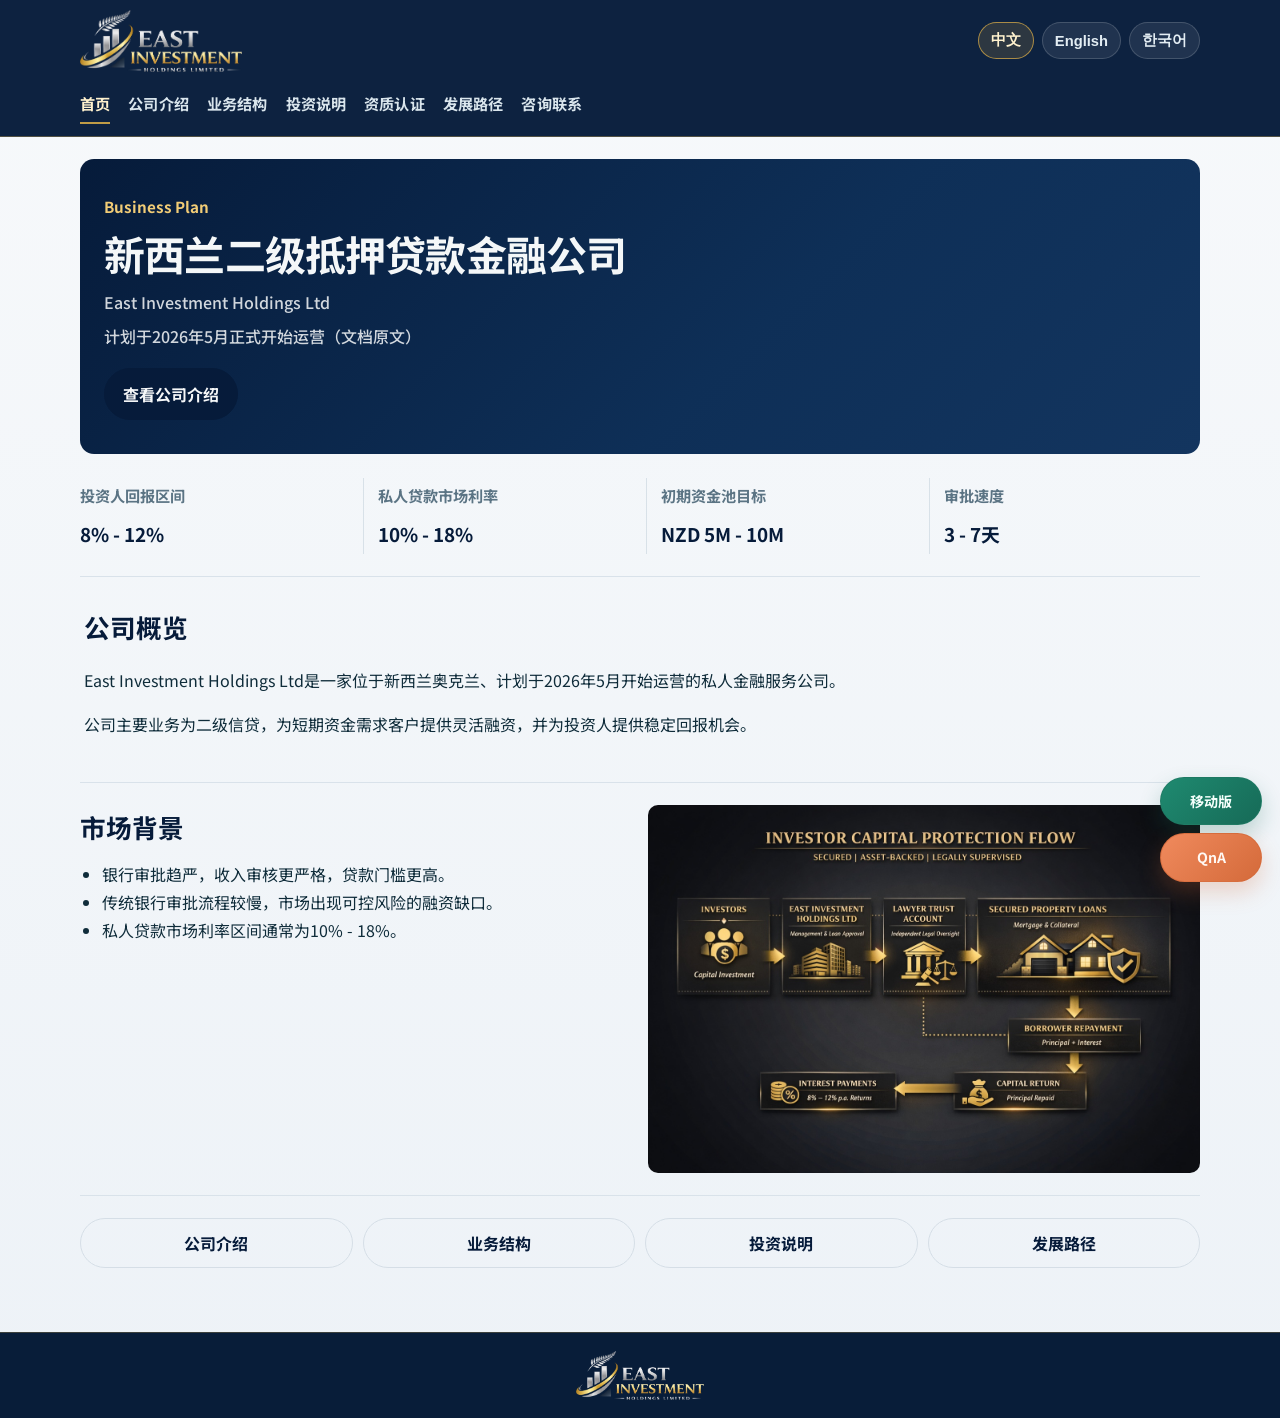
<file: index.html>
﻿<!doctype html>
<html lang="zh-CN">
<head>
  <meta charset="UTF-8" />
  <meta name="viewport" content="width=device-width, initial-scale=1.0" />
  <title>East Investment Holdings Ltd | Home</title>
  <link rel="preconnect" href="https://fonts.googleapis.com" />
  <link rel="preconnect" href="https://fonts.gstatic.com" crossorigin />
  <link href="https://fonts.googleapis.com/css2?family=Noto+Sans+KR:wght@400;500;700&family=Noto+Sans+SC:wght@400;500;700&family=Noto+Serif+SC:wght@600;700&display=swap" rel="stylesheet" />
  <link rel="stylesheet" href="styles.css" />  <link rel="icon" type="image/svg+xml" href="assets/favicon.svg" />
</head>
<body data-page="home">
  <div class="bg-shape bg-shape-a" aria-hidden="true"></div>
  <div class="bg-shape bg-shape-b" aria-hidden="true"></div>

  <header class="site-header">
    <div class="header-row">
      <a class="brand" href="index.html"><img class="brand-logo" src="assets/logo-cutout.png" alt="EAST Investment Holdings Limited logo" /> <span>East Investment Holdings Ltd</span></a>
            <div class="lang-switch" role="group" aria-label="language switch">
        <button class="lang-btn" data-target="zh">中文</button>
        <button class="lang-btn" data-target="en">English</button>
        <button class="lang-btn" data-target="ko">한국어</button>
      </div>
    </div>
        <nav class="main-nav">
      <a data-nav="home" href="index.html"></a>
      <a data-nav="company" href="company.html"></a>
      <a data-nav="business" href="business.html"></a>
      <a data-nav="investment" href="investment.html"></a>
      <a data-nav="certification" href="certification.html"></a>
      <a data-nav="roadmap" href="roadmap.html"></a>
      <a data-nav="qna" href="qna.html"></a>
    </nav>
  </header>

  <main>
    <section class="hero reveal">
      <p class="eyebrow" data-i18n="docTitle"></p>
      <h1 data-i18n="home_title"></h1>
      <p class="sub" data-i18n="home_sub_1"></p>
      <p class="sub" data-i18n="home_sub_2"></p>
      <div class="hero-actions">
        <a class="action-btn" href="company.html" data-i18n="home_cta_1"></a>
      </div>
    </section>

    <section class="metrics reveal">
      <article>
        <h3 data-i18n="metric_1_t"></h3>
        <p data-i18n="metric_1_v"></p>
      </article>
      <article>
        <h3 data-i18n="metric_2_t"></h3>
        <p data-i18n="metric_2_v"></p>
      </article>
      <article>
        <h3 data-i18n="metric_3_t"></h3>
        <p data-i18n="metric_3_v"></p>
      </article>
      <article>
        <h3 data-i18n="metric_4_t"></h3>
        <p data-i18n="metric_4_v"></p>
      </article>
    </section>

    <section class="panel reveal">
      <h2 data-i18n="home_intro_title"></h2>
      <p data-i18n="home_intro_1"></p>
      <p data-i18n="home_intro_2"></p>
    </section>

    <section class="feature-split reveal">
      <div class="panel compact-panel">
        <h2 data-i18n="home_market_title"></h2>
        <ul>
          <li data-i18n="home_market_1"></li>
          <li data-i18n="home_market_2"></li>
          <li data-i18n="home_market_3"></li>
        </ul>
      </div>
      <div class="showcase-card">
        <img src="assets/image2.jpeg" alt="Business plan image 2" loading="lazy" />
      </div>
    </section>

    <section class="quick-links reveal">
      <a href="company.html" data-i18n="quick_1"></a>
      <a href="business.html" data-i18n="quick_2"></a>
      <a href="investment.html" data-i18n="quick_3"></a>
      <a href="roadmap.html" data-i18n="quick_5"></a>
    </section>
  </main>

  <footer class="site-footer">
    <div class="footer-bottom footer-only-logo"><img class="footer-logo" src="assets/logo-cutout.png" alt="EAST Investment Holdings Limited logo" /></div>
  </footer>

  <script src="script.js"></script>
</body>
</html>
</file>
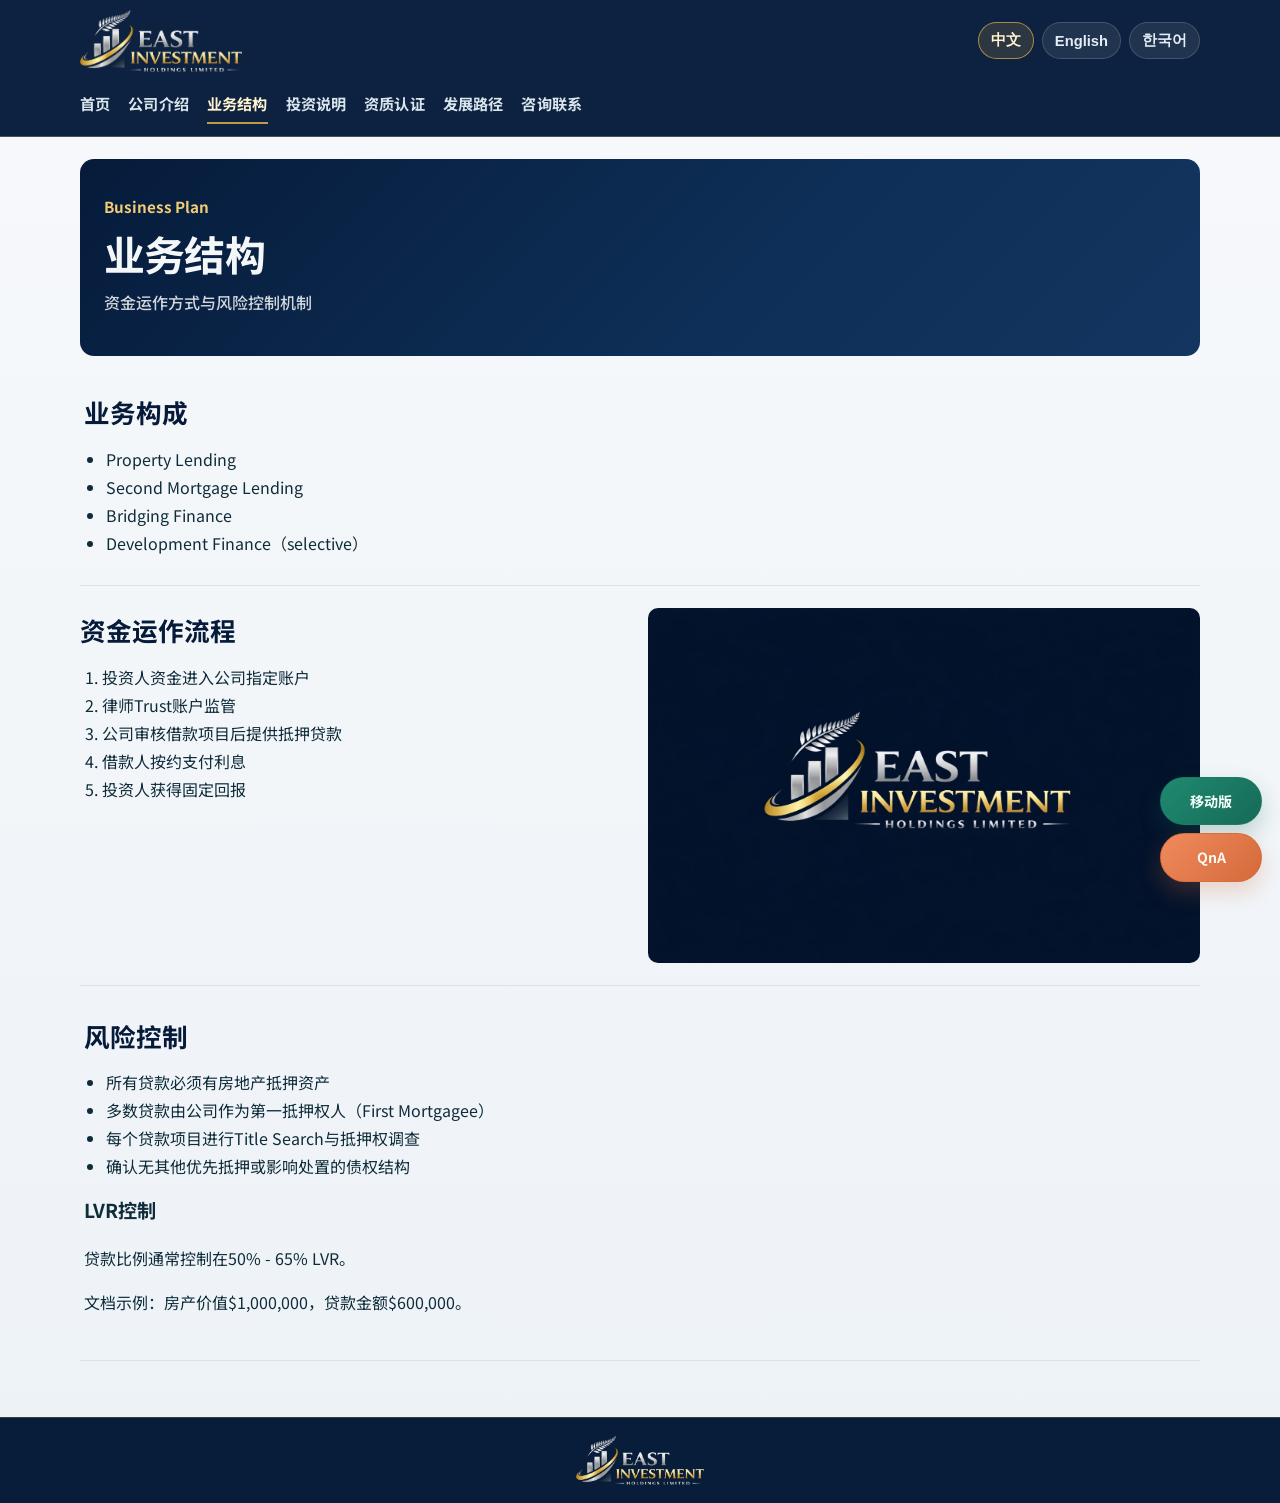
<file: business.html>
﻿<!doctype html>
<html lang="zh-CN">
<head>
  <meta charset="UTF-8" />
  <meta name="viewport" content="width=device-width, initial-scale=1.0" />
  <title>East Investment Holdings Ltd | Business Structure</title>
  <link rel="preconnect" href="https://fonts.googleapis.com" />
  <link rel="preconnect" href="https://fonts.gstatic.com" crossorigin />
  <link href="https://fonts.googleapis.com/css2?family=Noto+Sans+KR:wght@400;500;700&family=Noto+Sans+SC:wght@400;500;700&family=Noto+Serif+SC:wght@600;700&display=swap" rel="stylesheet" />
  <link rel="stylesheet" href="styles.css" />  <link rel="icon" type="image/svg+xml" href="assets/favicon.svg" />
</head>
<body data-page="business">
  <div class="bg-shape bg-shape-a" aria-hidden="true"></div>
  <div class="bg-shape bg-shape-b" aria-hidden="true"></div>
  <header class="site-header">
    <div class="header-row">
      <a class="brand" href="index.html"><img class="brand-logo" src="assets/logo-cutout.png" alt="EAST Investment Holdings Limited logo" /> <span>East Investment Holdings Ltd</span></a>
            <div class="lang-switch" role="group" aria-label="language switch">
        <button class="lang-btn" data-target="zh">中文</button>
        <button class="lang-btn" data-target="en">English</button>
        <button class="lang-btn" data-target="ko">한국어</button>
      </div>
    </div>
        <nav class="main-nav">
      <a data-nav="home" href="index.html"></a>
      <a data-nav="company" href="company.html"></a>
      <a data-nav="business" href="business.html"></a>
      <a data-nav="investment" href="investment.html"></a>
      <a data-nav="certification" href="certification.html"></a>
      <a data-nav="roadmap" href="roadmap.html"></a>
      <a data-nav="qna" href="qna.html"></a>
    </nav>
  </header>

  <main>
    <section class="hero reveal">
      <p class="eyebrow" data-i18n="docTitle"></p>
      <h1 data-i18n="business_title"></h1>
      <p class="sub" data-i18n="business_sub"></p>
    </section>

    <section class="panel reveal">
      <h2 data-i18n="business_services_title"></h2>
      <ul>
        <li data-i18n="company_business_1"></li>
        <li data-i18n="company_business_2"></li>
        <li data-i18n="company_business_3"></li>
        <li data-i18n="company_business_4"></li>
      </ul>
    </section>

    <section class="feature-split reveal">
      <div class="panel compact-panel">
        <h2 data-i18n="business_flow_title"></h2>
        <ol>
          <li data-i18n="model_flow_1"></li>
          <li data-i18n="model_flow_2"></li>
          <li data-i18n="model_flow_3"></li>
          <li data-i18n="model_flow_4"></li>
          <li data-i18n="model_flow_5"></li>
        </ol>
      </div>
      <div class="showcase-card">
        <img src="assets/image1.png" alt="Business plan image 1" loading="lazy" />
      </div>
    </section>

    <section class="panel reveal">
      <h2 data-i18n="risk_title"></h2>
      <ul>
        <li data-i18n="risk_1"></li>
        <li data-i18n="risk_2"></li>
        <li data-i18n="risk_3"></li>
        <li data-i18n="risk_4"></li>
      </ul>
      <h3 data-i18n="risk_lvr_title"></h3>
      <p data-i18n="risk_lvr_1"></p>
      <p data-i18n="risk_lvr_2"></p>
    </section>
  </main>

  <footer class="site-footer">
    <div class="footer-bottom footer-only-logo"><img class="footer-logo" src="assets/logo-cutout.png" alt="EAST Investment Holdings Limited logo" /></div>
  </footer>

  <script src="script.js"></script>
</body>
</html>
</file>
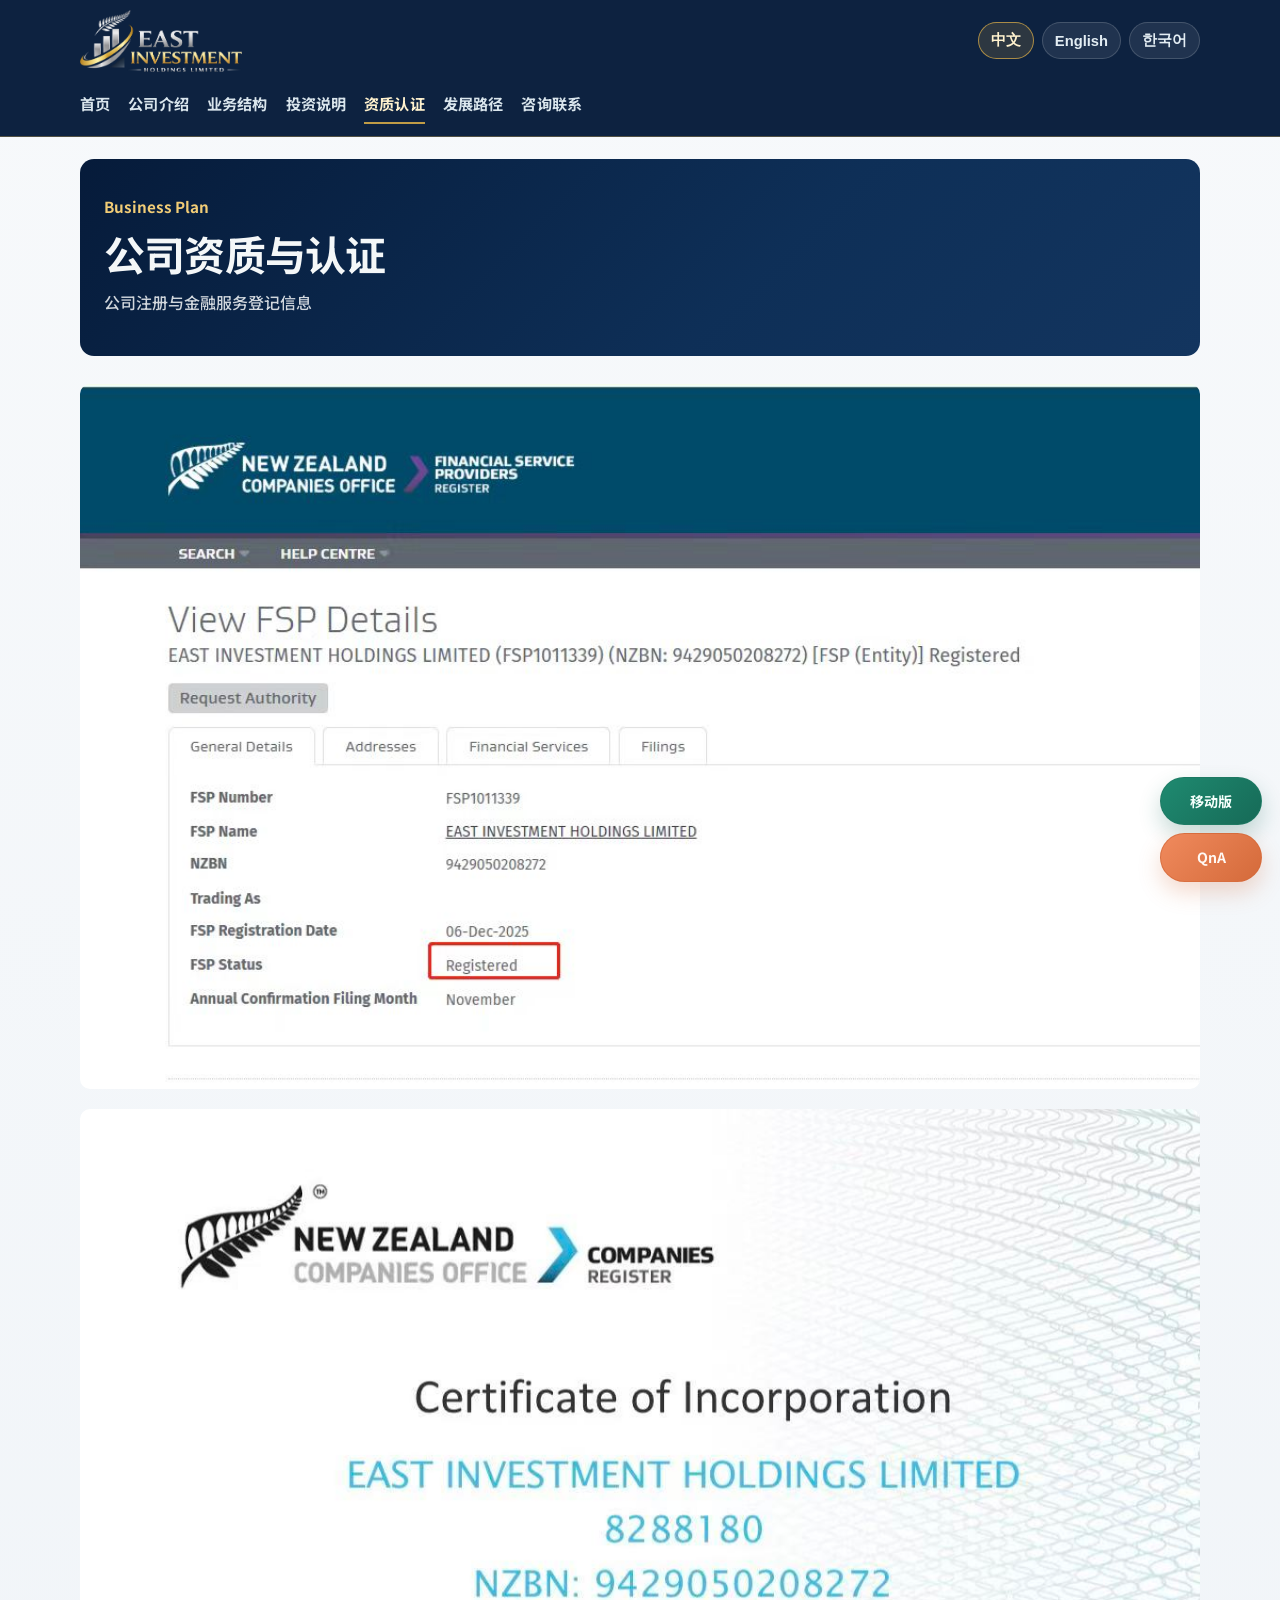
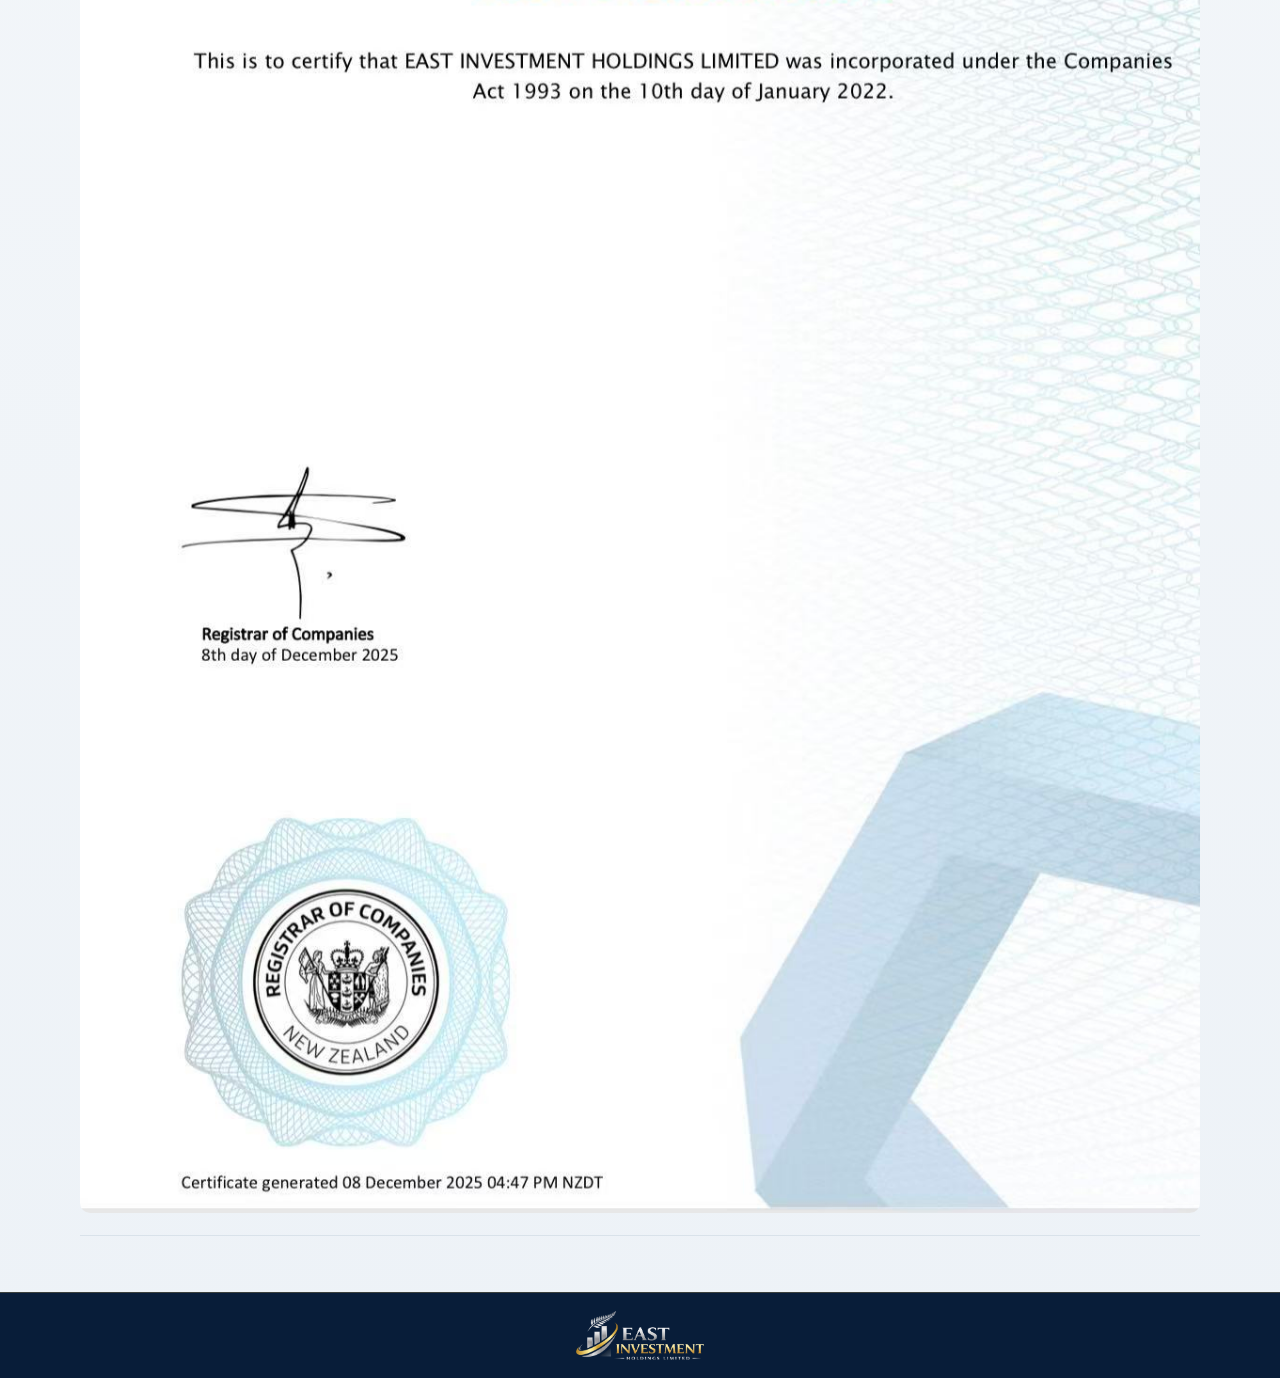
<file: certification.html>
﻿<!doctype html>
<html lang="zh-CN">
<head>
  <meta charset="UTF-8" />
  <meta name="viewport" content="width=device-width, initial-scale=1.0" />
  <title>East Investment Holdings Ltd | Certification</title>
  <link rel="preconnect" href="https://fonts.googleapis.com" />
  <link rel="preconnect" href="https://fonts.gstatic.com" crossorigin />
  <link href="https://fonts.googleapis.com/css2?family=Noto+Sans+KR:wght@400;500;700&family=Noto+Sans+SC:wght@400;500;700&family=Noto+Serif+SC:wght@600;700&display=swap" rel="stylesheet" />
  <link rel="stylesheet" href="styles.css" />  <link rel="icon" type="image/svg+xml" href="assets/favicon.svg" />
</head>
<body data-page="certification">
  <header class="site-header">
    <div class="header-row">
      <a class="brand" href="index.html"><img class="brand-logo" src="assets/logo-cutout.png" alt="EAST Investment Holdings Limited logo" /></a>
            <div class="lang-switch" role="group" aria-label="language switch">
        <button class="lang-btn" data-target="zh">中文</button>
        <button class="lang-btn" data-target="en">English</button>
        <button class="lang-btn" data-target="ko">한국어</button>
      </div>
    </div>
        <nav class="main-nav">
      <a data-nav="home" href="index.html"></a>
      <a data-nav="company" href="company.html"></a>
      <a data-nav="business" href="business.html"></a>
      <a data-nav="investment" href="investment.html"></a>
      <a data-nav="certification" href="certification.html"></a>
      <a data-nav="roadmap" href="roadmap.html"></a>
      <a data-nav="qna" href="qna.html"></a>
    </nav>
  </header>

  <main>
    <section class="hero reveal">
      <p class="eyebrow" data-i18n="docTitle"></p>
      <h1 data-i18n="cert_title"></h1>
      <p class="sub" data-i18n="cert_sub"></p>
    </section>

    <section class="cert-gallery reveal">
      <img class="source-doc-image" src="assets/image3.jpg" alt="FSP details" loading="lazy" />
      <img class="source-doc-image" src="assets/image4.jpg" alt="Certificate of incorporation" loading="lazy" />
    </section>
  </main>

  <footer class="site-footer">
    <div class="footer-bottom footer-only-logo"><img class="footer-logo" src="assets/logo-cutout.png" alt="EAST Investment Holdings Limited logo" /></div>
  </footer>

  <script src="script.js"></script>
</body>
</html>
</file>
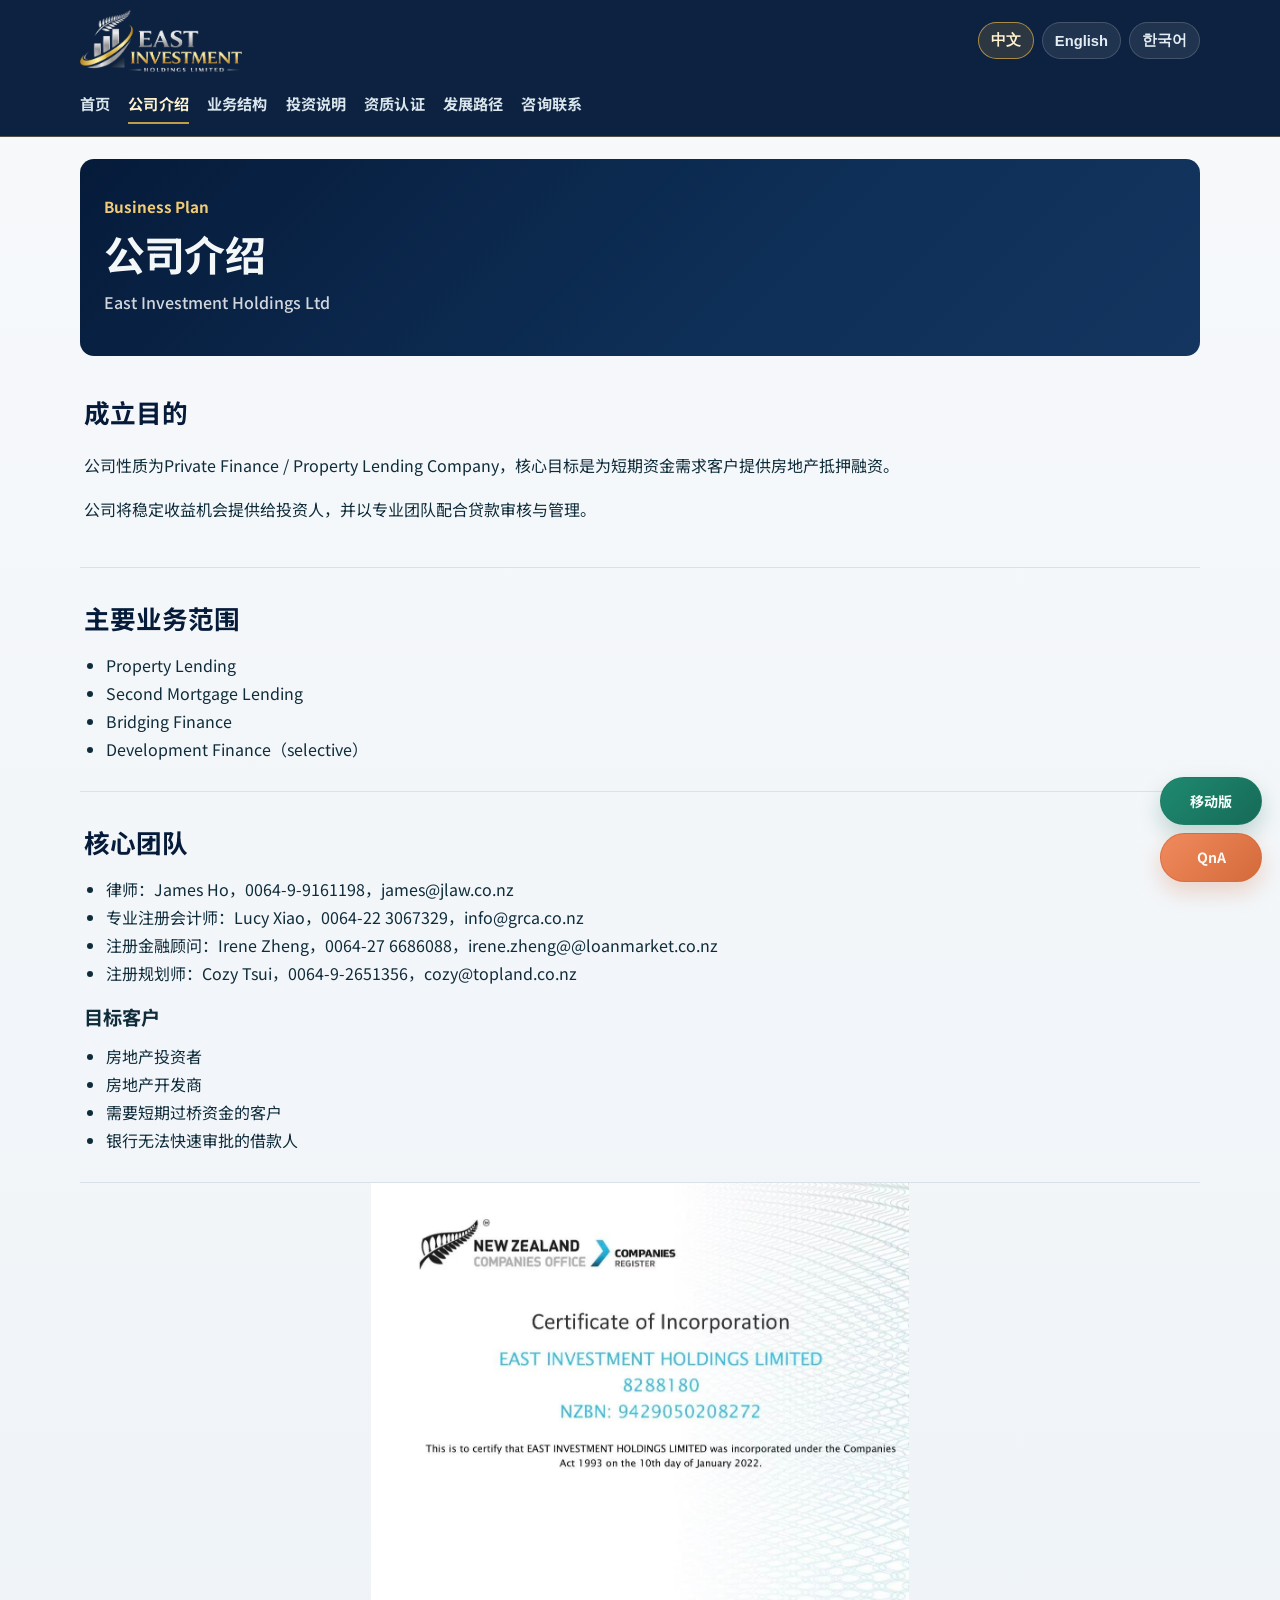
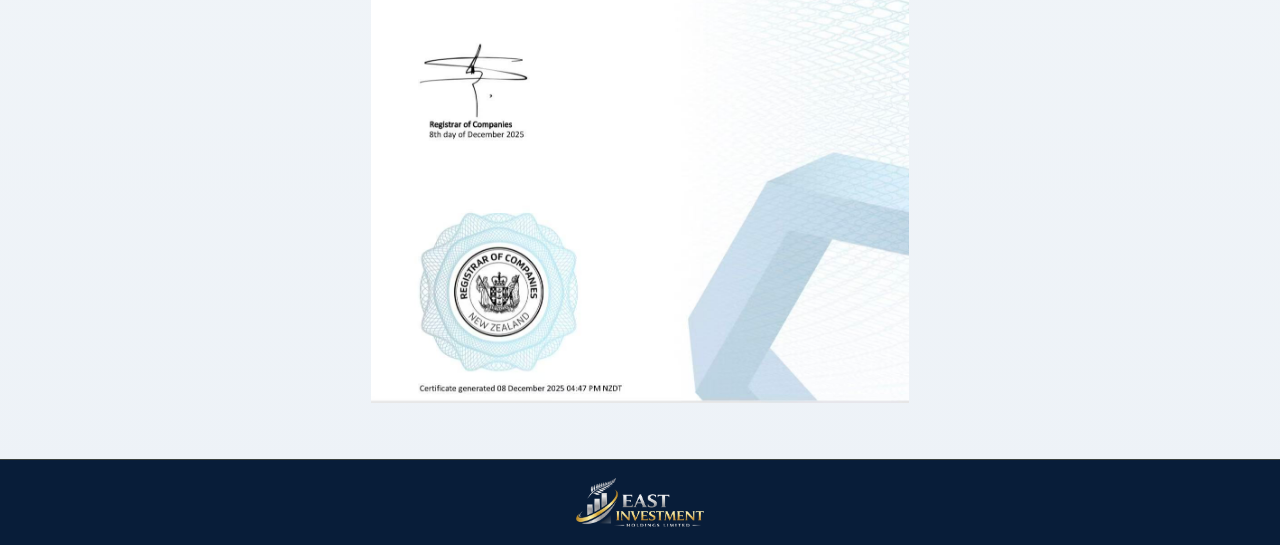
<file: company.html>
﻿<!doctype html>
<html lang="zh-CN">
<head>
  <meta charset="UTF-8" />
  <meta name="viewport" content="width=device-width, initial-scale=1.0" />
  <title>East Investment Holdings Ltd | Company</title>
  <link rel="preconnect" href="https://fonts.googleapis.com" />
  <link rel="preconnect" href="https://fonts.gstatic.com" crossorigin />
  <link href="https://fonts.googleapis.com/css2?family=Noto+Sans+KR:wght@400;500;700&family=Noto+Sans+SC:wght@400;500;700&family=Noto+Serif+SC:wght@600;700&display=swap" rel="stylesheet" />
  <link rel="stylesheet" href="styles.css" />  <link rel="icon" type="image/svg+xml" href="assets/favicon.svg" />
</head>
<body data-page="company">
  <div class="bg-shape bg-shape-a" aria-hidden="true"></div>
  <div class="bg-shape bg-shape-b" aria-hidden="true"></div>
  <header class="site-header">
    <div class="header-row">
      <a class="brand" href="index.html"><img class="brand-logo" src="assets/logo-cutout.png" alt="EAST Investment Holdings Limited logo" /> <span>East Investment Holdings Ltd</span></a>
            <div class="lang-switch" role="group" aria-label="language switch">
        <button class="lang-btn" data-target="zh">中文</button>
        <button class="lang-btn" data-target="en">English</button>
        <button class="lang-btn" data-target="ko">한국어</button>
      </div>
    </div>
        <nav class="main-nav">
      <a data-nav="home" href="index.html"></a>
      <a data-nav="company" href="company.html"></a>
      <a data-nav="business" href="business.html"></a>
      <a data-nav="investment" href="investment.html"></a>
      <a data-nav="certification" href="certification.html"></a>
      <a data-nav="roadmap" href="roadmap.html"></a>
      <a data-nav="qna" href="qna.html"></a>
    </nav>
  </header>

  <main>
    <section class="hero reveal">
      <p class="eyebrow" data-i18n="docTitle"></p>
      <h1 data-i18n="company_title"></h1>
      <p class="sub" data-i18n="company_sub"></p>
    </section>

    <section class="panel reveal">
      <h2 data-i18n="company_intro_title"></h2>
      <p data-i18n="company_intro_1"></p>
      <p data-i18n="company_intro_2"></p>
    </section>

    <section class="panel reveal">
      <h2 data-i18n="company_business_title"></h2>
      <ul>
        <li data-i18n="company_business_1"></li>
        <li data-i18n="company_business_2"></li>
        <li data-i18n="company_business_3"></li>
        <li data-i18n="company_business_4"></li>
      </ul>
    </section>

    <section class="panel reveal">
      <h2 data-i18n="company_team_title"></h2>
      <ul>
        <li data-i18n="team_1"></li>
        <li data-i18n="team_2"></li>
        <li data-i18n="team_3"></li>
        <li data-i18n="team_4"></li>
      </ul>
      <h3 data-i18n="target_title"></h3>
      <ul>
        <li data-i18n="target_1"></li>
        <li data-i18n="target_2"></li>
        <li data-i18n="target_3"></li>
        <li data-i18n="target_4"></li>
      </ul>
    </section>

    <section class="showcase-card reveal tall">
      <img class="source-doc-image" src="assets/image4.jpg" alt="Business plan image 4" loading="lazy" />
    </section>
  </main>

  <footer class="site-footer">
    <div class="footer-bottom footer-only-logo"><img class="footer-logo" src="assets/logo-cutout.png" alt="EAST Investment Holdings Limited logo" /></div>
  </footer>

  <script src="script.js"></script>
</body>
</html>
</file>
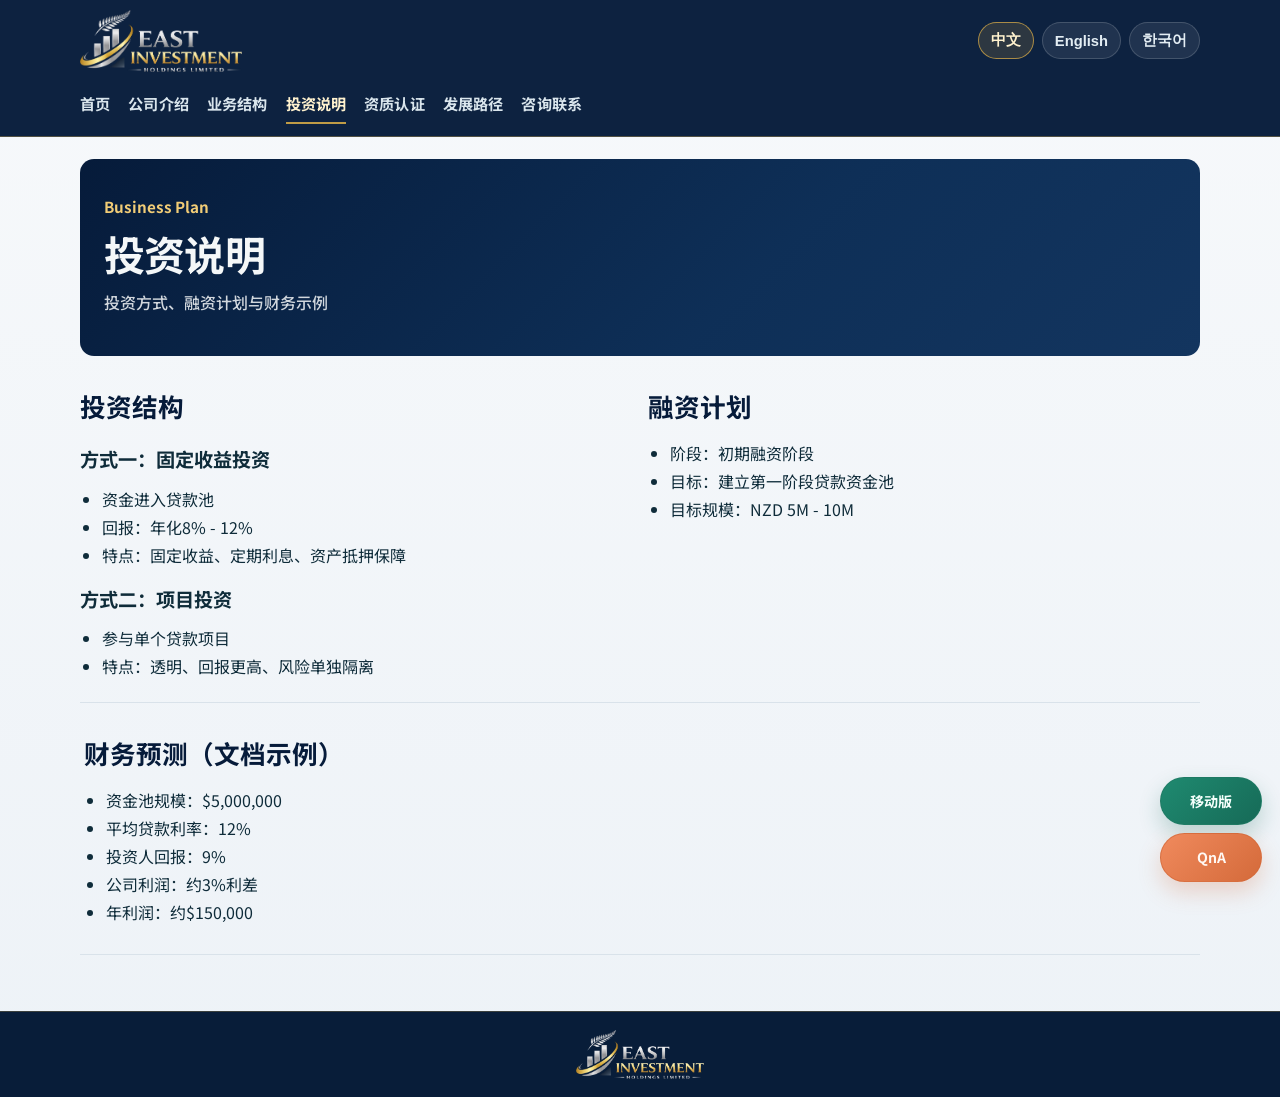
<file: investment.html>
﻿<!doctype html>
<html lang="zh-CN">
<head>
  <meta charset="UTF-8" />
  <meta name="viewport" content="width=device-width, initial-scale=1.0" />
  <title>East Investment Holdings Ltd | Investment Guide</title>
  <link rel="preconnect" href="https://fonts.googleapis.com" />
  <link rel="preconnect" href="https://fonts.gstatic.com" crossorigin />
  <link href="https://fonts.googleapis.com/css2?family=Noto+Sans+KR:wght@400;500;700&family=Noto+Sans+SC:wght@400;500;700&family=Noto+Serif+SC:wght@600;700&display=swap" rel="stylesheet" />
  <link rel="stylesheet" href="styles.css" />  <link rel="icon" type="image/svg+xml" href="assets/favicon.svg" />
</head>
<body data-page="investment">
  <div class="bg-shape bg-shape-a" aria-hidden="true"></div>
  <div class="bg-shape bg-shape-b" aria-hidden="true"></div>
  <header class="site-header">
    <div class="header-row">
      <a class="brand" href="index.html"><img class="brand-logo" src="assets/logo-cutout.png" alt="EAST Investment Holdings Limited logo" /> <span>East Investment Holdings Ltd</span></a>
            <div class="lang-switch" role="group" aria-label="language switch">
        <button class="lang-btn" data-target="zh">中文</button>
        <button class="lang-btn" data-target="en">English</button>
        <button class="lang-btn" data-target="ko">한국어</button>
      </div>
    </div>
        <nav class="main-nav">
      <a data-nav="home" href="index.html"></a>
      <a data-nav="company" href="company.html"></a>
      <a data-nav="business" href="business.html"></a>
      <a data-nav="investment" href="investment.html"></a>
      <a data-nav="certification" href="certification.html"></a>
      <a data-nav="roadmap" href="roadmap.html"></a>
      <a data-nav="qna" href="qna.html"></a>
    </nav>
  </header>

  <main>
    <section class="hero reveal">
      <p class="eyebrow" data-i18n="docTitle"></p>
      <h1 data-i18n="inv_title"></h1>
      <p class="sub" data-i18n="inv_sub"></p>
    </section>

    <section class="feature-split reveal">
      <div class="panel compact-panel">
        <h2 data-i18n="inv_structure_title"></h2>
        <h3 data-i18n="inv_structure_1t"></h3>
        <ul>
          <li data-i18n="inv_structure_1"></li>
          <li data-i18n="inv_structure_2"></li>
          <li data-i18n="inv_structure_3"></li>
        </ul>
        <h3 data-i18n="inv_structure_2t"></h3>
        <ul>
          <li data-i18n="inv_structure_4"></li>
          <li data-i18n="inv_structure_5"></li>
        </ul>
      </div>
      <div class="panel compact-panel">
        <h2 data-i18n="fund_title"></h2>
        <ul>
          <li data-i18n="fund_1"></li>
          <li data-i18n="fund_2"></li>
          <li data-i18n="fund_3"></li>
        </ul>
      </div>
    </section>

    <section class="panel reveal">
      <h2 data-i18n="fin_title"></h2>
      <ul>
        <li data-i18n="fin_1"></li>
        <li data-i18n="fin_2"></li>
        <li data-i18n="fin_3"></li>
        <li data-i18n="fin_4"></li>
        <li data-i18n="fin_5"></li>
      </ul>
    </section>
  </main>

  <footer class="site-footer">
    <div class="footer-bottom footer-only-logo"><img class="footer-logo" src="assets/logo-cutout.png" alt="EAST Investment Holdings Limited logo" /></div>
  </footer>

  <script src="script.js"></script>
</body>
</html>
</file>
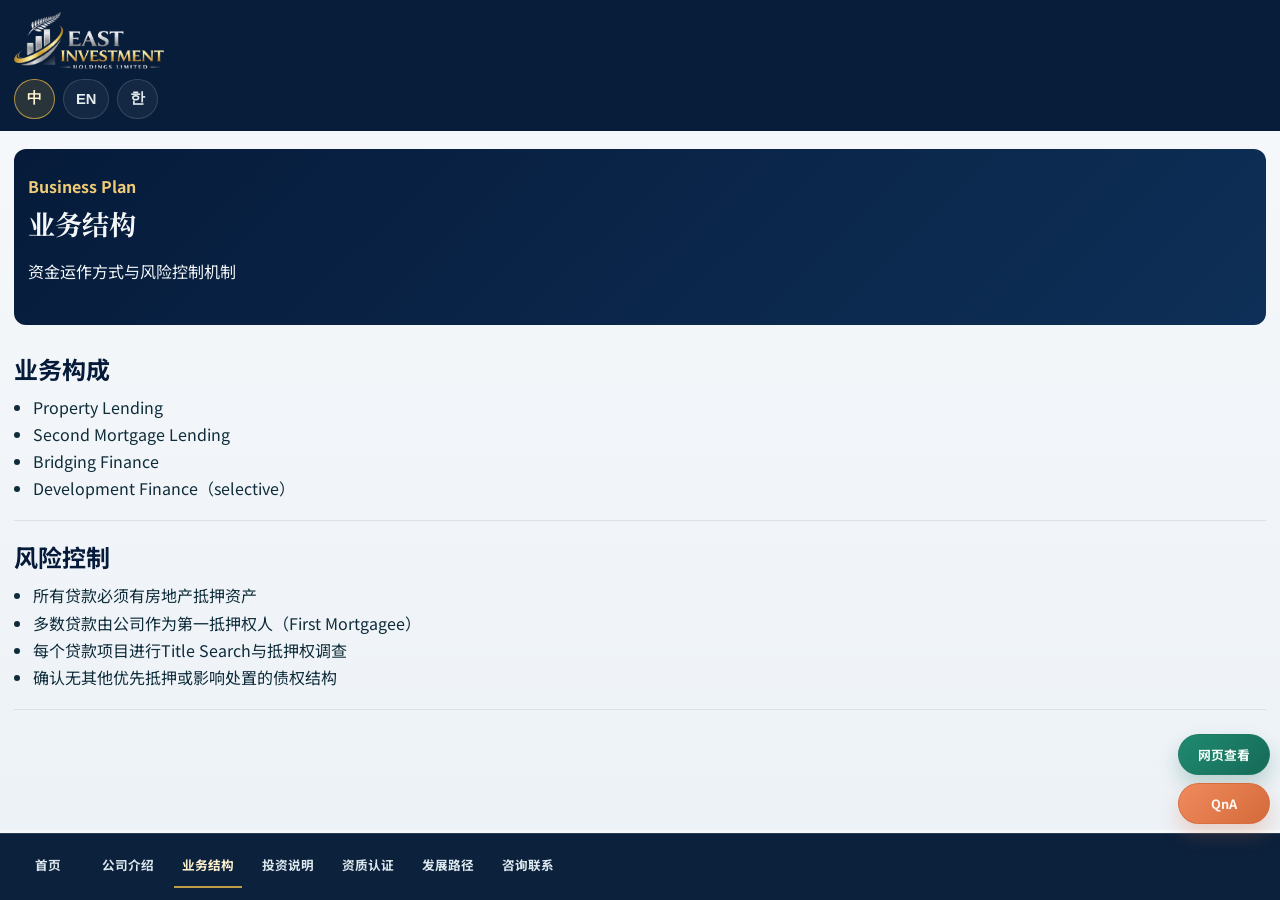
<file: m.business.html>
﻿<!doctype html>
<html lang="zh-CN">
<head>
  <meta charset="UTF-8" />
  <meta name="viewport" content="width=device-width, initial-scale=1.0, maximum-scale=1.0" />
  <title>EAST Investment | Mobile Business</title>
  <link rel="preconnect" href="https://fonts.googleapis.com" />
  <link rel="preconnect" href="https://fonts.gstatic.com" crossorigin />
  <link href="https://fonts.googleapis.com/css2?family=Noto+Sans+KR:wght@400;500;700&family=Noto+Sans+SC:wght@400;500;700&family=Noto+Serif+SC:wght@600;700&display=swap" rel="stylesheet" />
  <link rel="stylesheet" href="m.styles.css" />  <link rel="icon" type="image/svg+xml" href="assets/favicon.svg" />
</head>
<body data-page="business">
  <header class="m-header">
    <img class="m-logo" src="assets/logo-cutout.png" alt="EAST Investment Holdings Limited logo" />
        <div class="m-header-actions">
      <button class="lang-btn" data-target="zh">中</button>
      <button class="lang-btn" data-target="en">EN</button>
      <button class="lang-btn" data-target="ko">한</button>
    </div>
  </header>
  <main class="m-main">
    <section class="m-hero"><p class="m-eyebrow" data-i18n="docTitle"></p><h1 data-i18n="business_title"></h1><p data-i18n="business_sub"></p></section>
    <section class="m-card"><h2 data-i18n="business_services_title"></h2><ul><li data-i18n="company_business_1"></li><li data-i18n="company_business_2"></li><li data-i18n="company_business_3"></li><li data-i18n="company_business_4"></li></ul></section>
    <section class="m-card"><h2 data-i18n="risk_title"></h2><ul><li data-i18n="risk_1"></li><li data-i18n="risk_2"></li><li data-i18n="risk_3"></li><li data-i18n="risk_4"></li></ul></section>
  </main>
    <nav class="m-nav">
    <a data-nav="home" href="m.index.html"></a>
    <a data-nav="company" href="m.company.html"></a>
    <a data-nav="business" href="m.business.html"></a>
    <a data-nav="investment" href="m.investment.html"></a>
    <a data-nav="certification" href="m.certification.html"></a>
    <a data-nav="roadmap" href="m.roadmap.html"></a>
    <a data-nav="qna" href="m.qna.html"></a>
  </nav>
  <script src="script.js"></script>
</body>
</html>
</file>
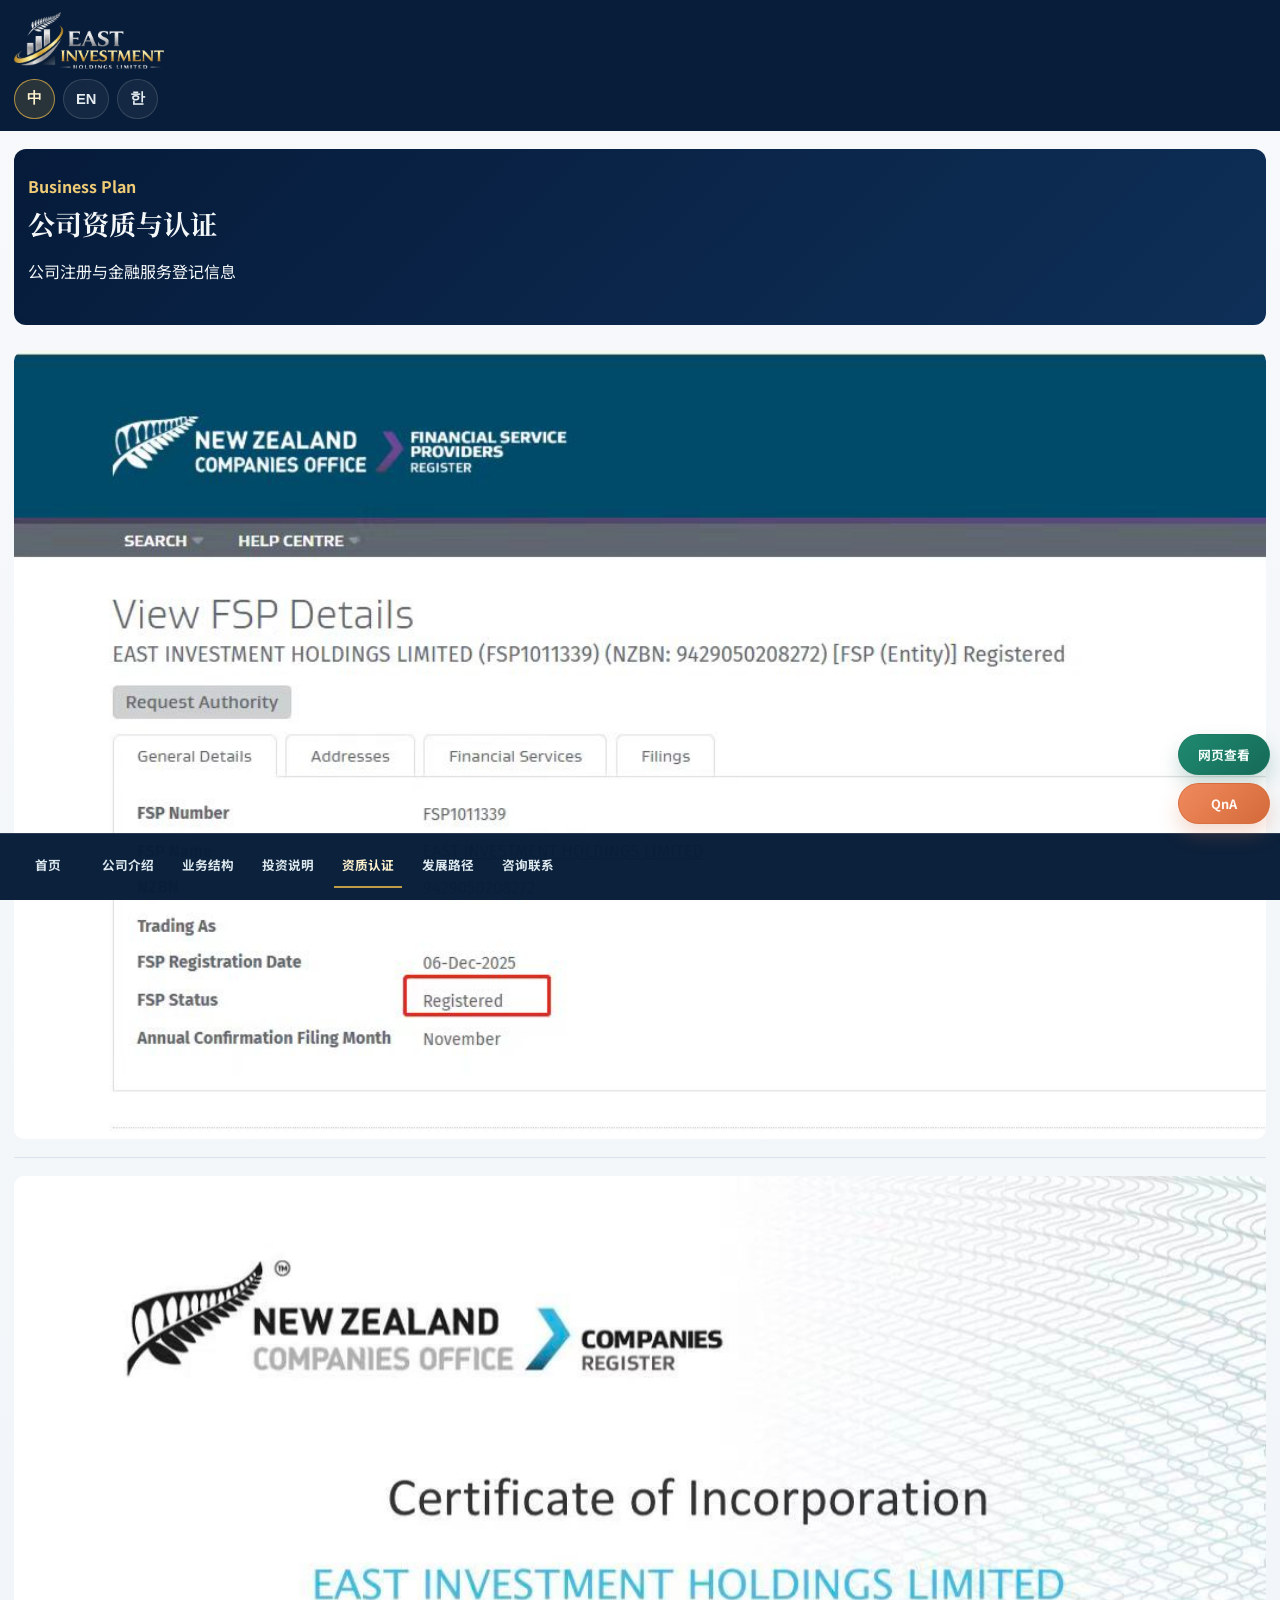
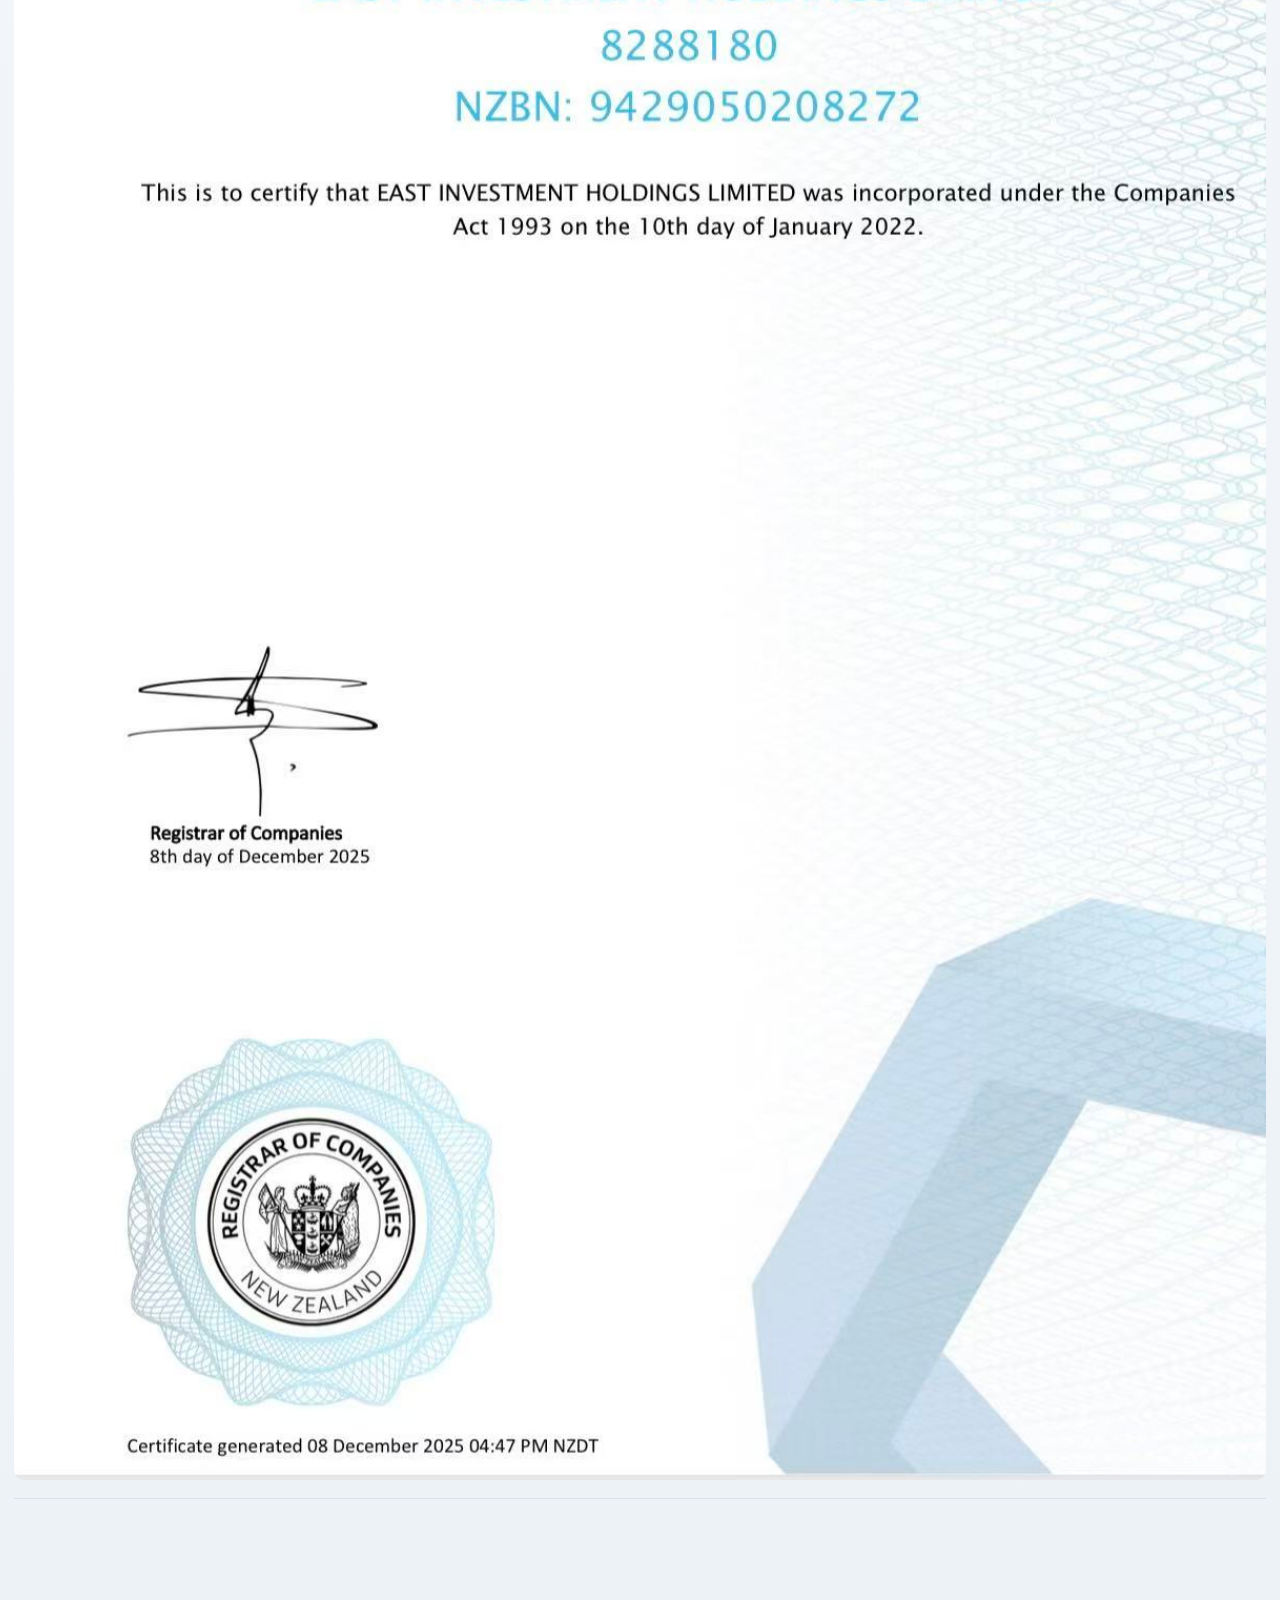
<file: m.certification.html>
﻿<!doctype html>
<html lang="zh-CN">
<head>
  <meta charset="UTF-8" />
  <meta name="viewport" content="width=device-width, initial-scale=1.0, maximum-scale=1.0" />
  <title>EAST Investment | Mobile Certification</title>
  <link rel="preconnect" href="https://fonts.googleapis.com" />
  <link rel="preconnect" href="https://fonts.gstatic.com" crossorigin />
  <link href="https://fonts.googleapis.com/css2?family=Noto+Sans+KR:wght@400;500;700&family=Noto+Sans+SC:wght@400;500;700&family=Noto+Serif+SC:wght@600;700&display=swap" rel="stylesheet" />
  <link rel="stylesheet" href="m.styles.css" />  <link rel="icon" type="image/svg+xml" href="assets/favicon.svg" />
</head>
<body data-page="certification">
  <header class="m-header">
    <img class="m-logo" src="assets/logo-cutout.png" alt="EAST Investment Holdings Limited logo" />
        <div class="m-header-actions">
      <button class="lang-btn" data-target="zh">中</button>
      <button class="lang-btn" data-target="en">EN</button>
      <button class="lang-btn" data-target="ko">한</button>
    </div>
  </header>
  <main class="m-main">
    <section class="m-hero"><p class="m-eyebrow" data-i18n="docTitle"></p><h1 data-i18n="cert_title"></h1><p data-i18n="cert_sub"></p></section>
    <section class="m-card"><img class="m-image" src="assets/image3.jpg" alt="FSP details" /></section>
    <section class="m-card"><img class="m-image" src="assets/image4.jpg" alt="Certificate of incorporation" /></section>
  </main>
    <nav class="m-nav">
    <a data-nav="home" href="m.index.html"></a>
    <a data-nav="company" href="m.company.html"></a>
    <a data-nav="business" href="m.business.html"></a>
    <a data-nav="investment" href="m.investment.html"></a>
    <a data-nav="certification" href="m.certification.html"></a>
    <a data-nav="roadmap" href="m.roadmap.html"></a>
    <a data-nav="qna" href="m.qna.html"></a>
  </nav>
  <script src="script.js"></script>
</body>
</html>
</file>
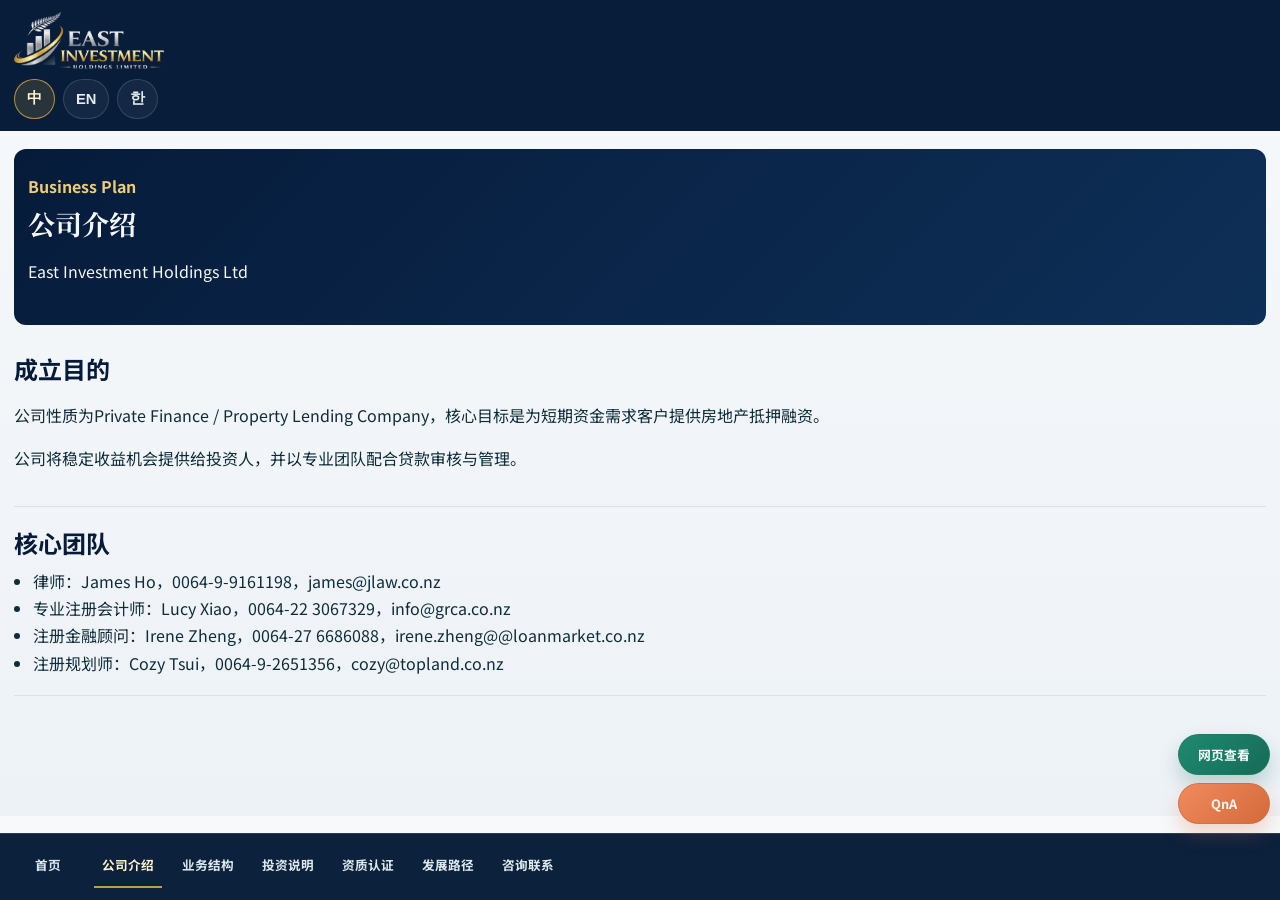
<file: m.company.html>
﻿<!doctype html>
<html lang="zh-CN">
<head>
  <meta charset="UTF-8" />
  <meta name="viewport" content="width=device-width, initial-scale=1.0, maximum-scale=1.0" />
  <title>EAST Investment | Mobile Company</title>
  <link rel="preconnect" href="https://fonts.googleapis.com" />
  <link rel="preconnect" href="https://fonts.gstatic.com" crossorigin />
  <link href="https://fonts.googleapis.com/css2?family=Noto+Sans+KR:wght@400;500;700&family=Noto+Sans+SC:wght@400;500;700&family=Noto+Serif+SC:wght@600;700&display=swap" rel="stylesheet" />
  <link rel="stylesheet" href="m.styles.css" />  <link rel="icon" type="image/svg+xml" href="assets/favicon.svg" />
</head>
<body data-page="company">
  <header class="m-header">
    <img class="m-logo" src="assets/logo-cutout.png" alt="EAST Investment Holdings Limited logo" />
        <div class="m-header-actions">
      <button class="lang-btn" data-target="zh">中</button>
      <button class="lang-btn" data-target="en">EN</button>
      <button class="lang-btn" data-target="ko">한</button>
    </div>
  </header>
  <main class="m-main">
    <section class="m-hero"><p class="m-eyebrow" data-i18n="docTitle"></p><h1 data-i18n="company_title"></h1><p data-i18n="company_sub"></p></section>
    <section class="m-card"><h2 data-i18n="company_intro_title"></h2><p data-i18n="company_intro_1"></p><p data-i18n="company_intro_2"></p></section>
    <section class="m-card"><h2 data-i18n="company_team_title"></h2><ul><li data-i18n="team_1"></li><li data-i18n="team_2"></li><li data-i18n="team_3"></li><li data-i18n="team_4"></li></ul></section>
  </main>
    <nav class="m-nav">
    <a data-nav="home" href="m.index.html"></a>
    <a data-nav="company" href="m.company.html"></a>
    <a data-nav="business" href="m.business.html"></a>
    <a data-nav="investment" href="m.investment.html"></a>
    <a data-nav="certification" href="m.certification.html"></a>
    <a data-nav="roadmap" href="m.roadmap.html"></a>
    <a data-nav="qna" href="m.qna.html"></a>
  </nav>
  <script src="script.js"></script>
</body>
</html>
</file>
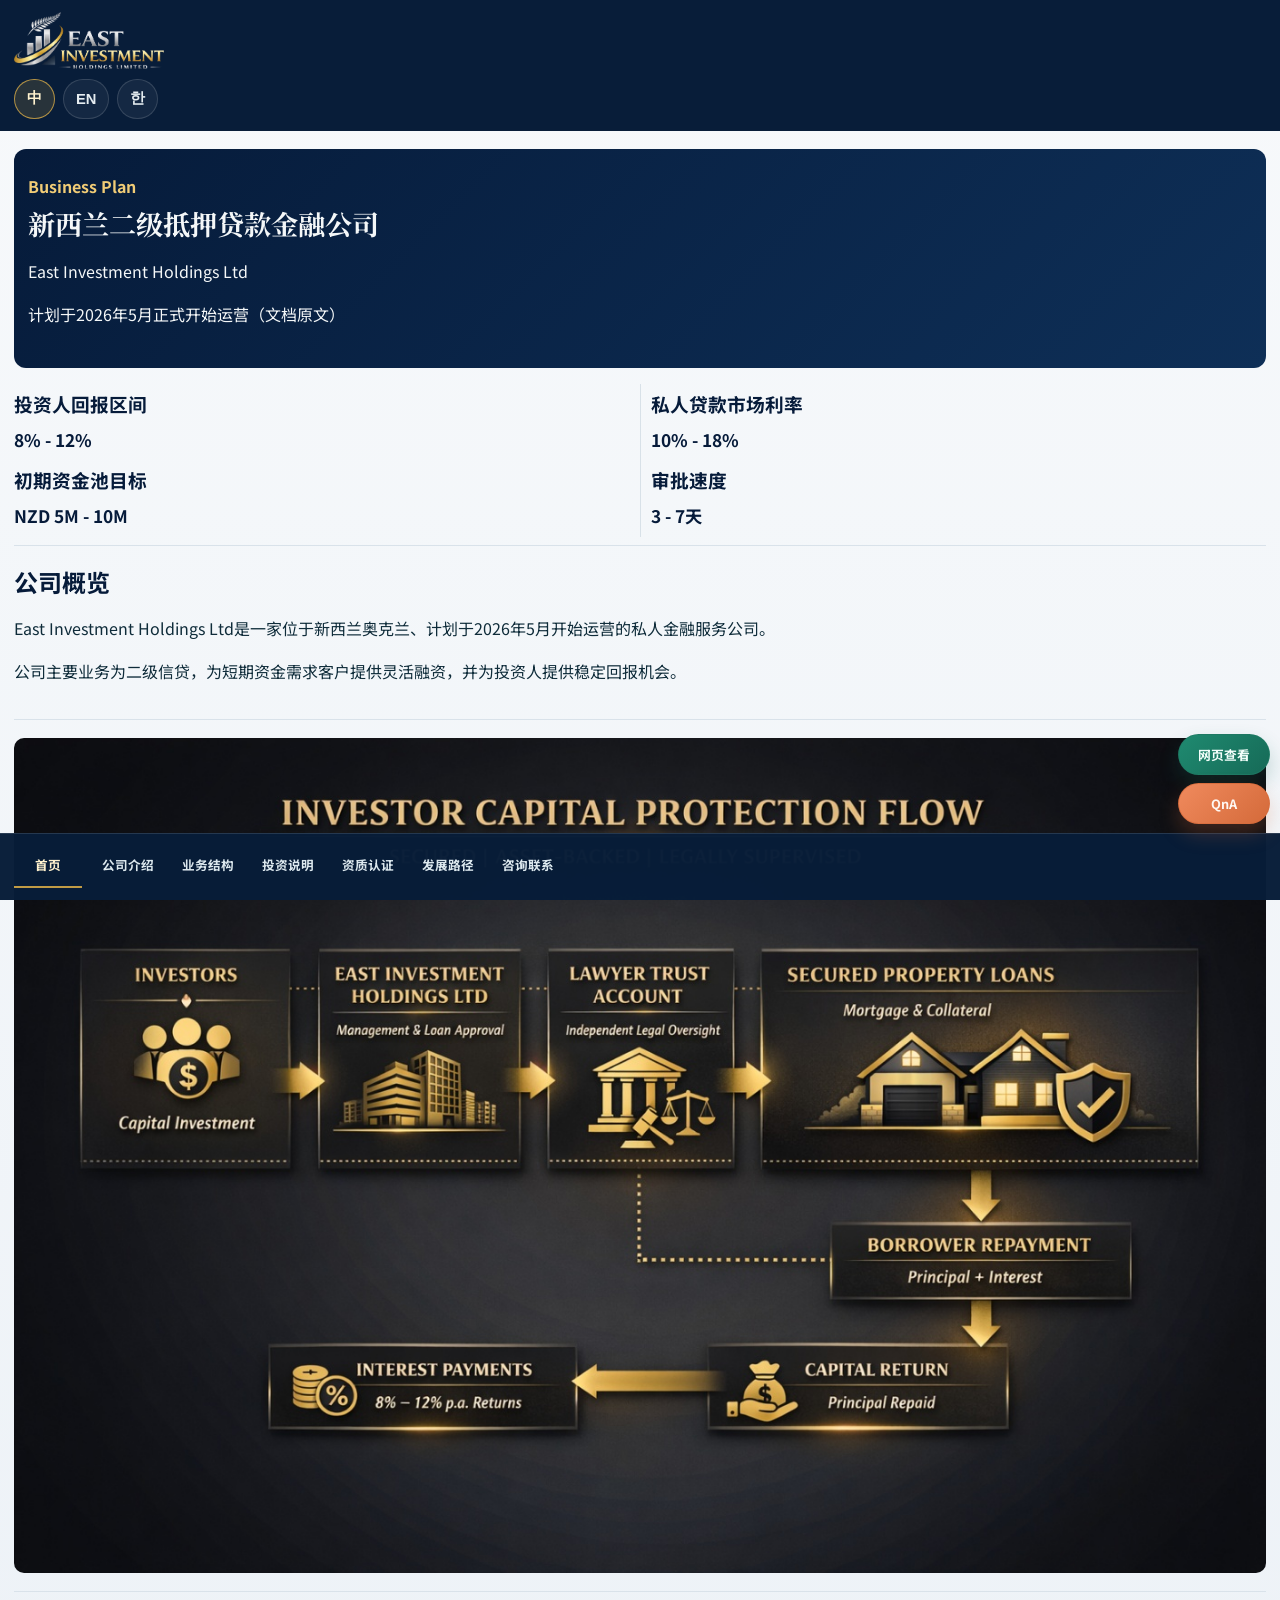
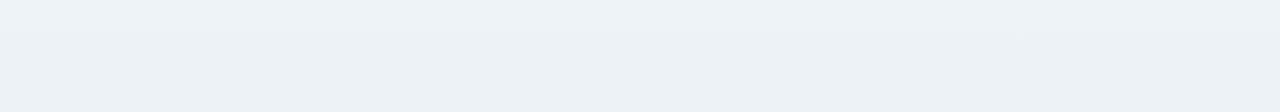
<file: m.index.html>
﻿<!doctype html>
<html lang="zh-CN">
<head>
  <meta charset="UTF-8" />
  <meta name="viewport" content="width=device-width, initial-scale=1.0, maximum-scale=1.0" />
  <title>EAST Investment | Mobile Home</title>
  <link rel="preconnect" href="https://fonts.googleapis.com" />
  <link rel="preconnect" href="https://fonts.gstatic.com" crossorigin />
  <link href="https://fonts.googleapis.com/css2?family=Noto+Sans+KR:wght@400;500;700&family=Noto+Sans+SC:wght@400;500;700&family=Noto+Serif+SC:wght@600;700&display=swap" rel="stylesheet" />
  <link rel="stylesheet" href="m.styles.css" />  <link rel="icon" type="image/svg+xml" href="assets/favicon.svg" />
</head>
<body data-page="home">
  <header class="m-header">
    <img class="m-logo" src="assets/logo-cutout.png" alt="EAST Investment Holdings Limited logo" />
        <div class="m-header-actions">
      <button class="lang-btn" data-target="zh">中</button>
      <button class="lang-btn" data-target="en">EN</button>
      <button class="lang-btn" data-target="ko">한</button>
    </div>
  </header>
  <main class="m-main">
    <section class="m-hero">
      <p class="m-eyebrow" data-i18n="docTitle"></p>
      <h1 data-i18n="home_title"></h1>
      <p data-i18n="home_sub_1"></p>
      <p data-i18n="home_sub_2"></p>
    </section>
    <section class="m-grid">
      <article><h3 data-i18n="metric_1_t"></h3><p data-i18n="metric_1_v"></p></article>
      <article><h3 data-i18n="metric_2_t"></h3><p data-i18n="metric_2_v"></p></article>
      <article><h3 data-i18n="metric_3_t"></h3><p data-i18n="metric_3_v"></p></article>
      <article><h3 data-i18n="metric_4_t"></h3><p data-i18n="metric_4_v"></p></article>
    </section>
    <section class="m-card">
      <h2 data-i18n="home_intro_title"></h2>
      <p data-i18n="home_intro_1"></p>
      <p data-i18n="home_intro_2"></p>
    </section>
    <section class="m-card"><img class="m-image" src="assets/image2.jpeg" alt="Business plan image 2" /></section>
  </main>
    <nav class="m-nav">
    <a data-nav="home" href="m.index.html"></a>
    <a data-nav="company" href="m.company.html"></a>
    <a data-nav="business" href="m.business.html"></a>
    <a data-nav="investment" href="m.investment.html"></a>
    <a data-nav="certification" href="m.certification.html"></a>
    <a data-nav="roadmap" href="m.roadmap.html"></a>
    <a data-nav="qna" href="m.qna.html"></a>
  </nav>
  <script src="script.js"></script>
</body>
</html>
</file>
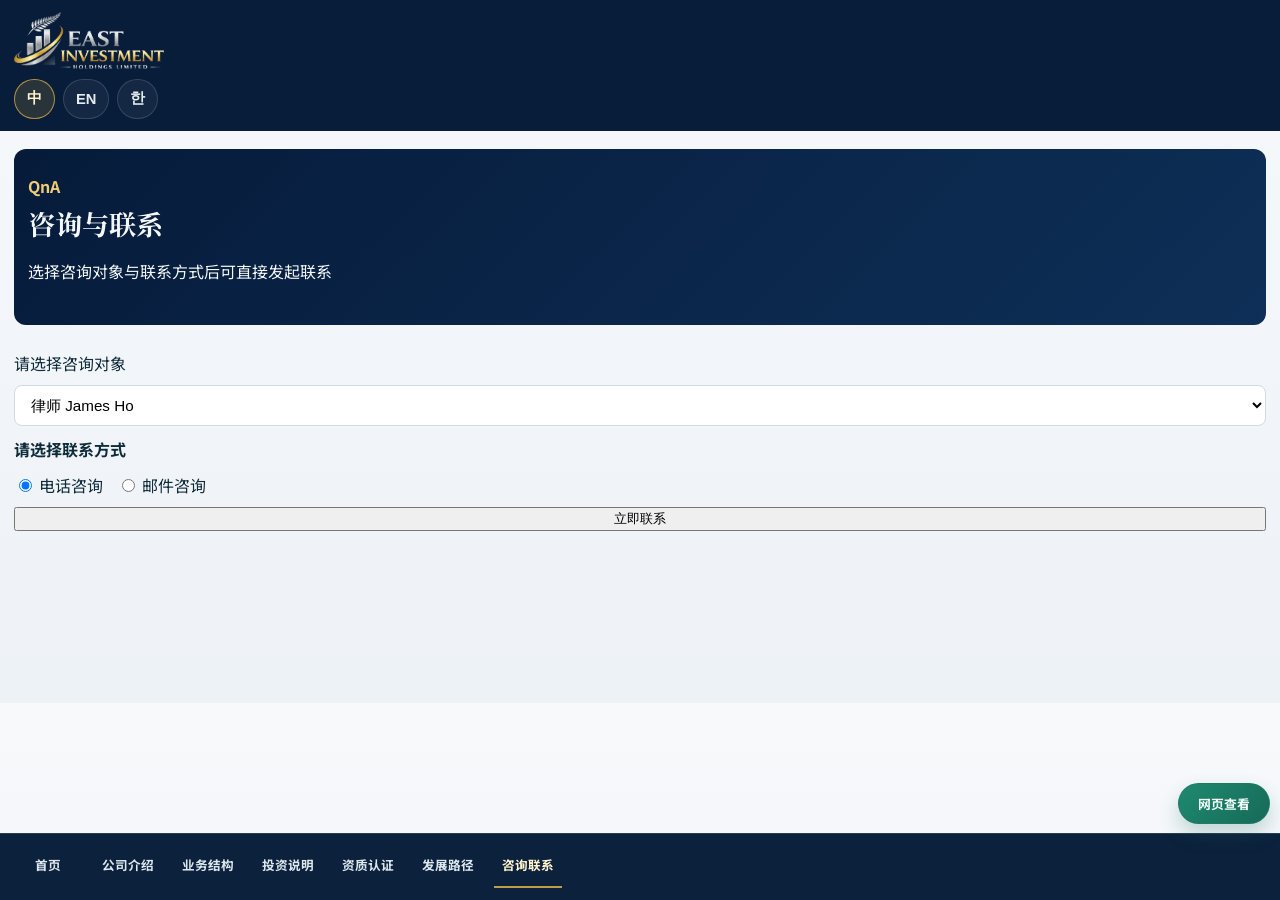
<file: m.qna.html>
﻿<!doctype html>
<html lang="zh-CN">
<head>
  <meta charset="UTF-8" />
  <meta name="viewport" content="width=device-width, initial-scale=1.0, maximum-scale=1.0" />
  <title>EAST Investment | Mobile QnA</title>
  <link rel="preconnect" href="https://fonts.googleapis.com" />
  <link rel="preconnect" href="https://fonts.gstatic.com" crossorigin />
  <link href="https://fonts.googleapis.com/css2?family=Noto+Sans+KR:wght@400;500;700&family=Noto+Sans+SC:wght@400;500;700&family=Noto+Serif+SC:wght@600;700&display=swap" rel="stylesheet" />
  <link rel="stylesheet" href="m.styles.css" />  <link rel="icon" type="image/svg+xml" href="assets/favicon.svg" />
</head>
<body data-page="qna">
  <header class="m-header">
    <img class="m-logo" src="assets/logo-cutout.png" alt="EAST Investment Holdings Limited logo" />
        <div class="m-header-actions">
      <button class="lang-btn" data-target="zh">中</button>
      <button class="lang-btn" data-target="en">EN</button>
      <button class="lang-btn" data-target="ko">한</button>
    </div>
  </header>
  <main class="m-main">
    <section class="m-hero"><p class="m-eyebrow">QnA</p><h1 data-i18n="qna_title"></h1><p data-i18n="qna_sub"></p></section>
    <section class="m-card qna-panel">
      <label for="qna-role" data-i18n="qna_role_label"></label>
      <select id="qna-role" class="qna-input">
        <option value="lawyer" data-i18n="qna_role_lawyer"></option>
        <option value="accountant" data-i18n="qna_role_accountant"></option>
        <option value="adviser" data-i18n="qna_role_adviser"></option>
        <option value="planner" data-i18n="qna_role_planner"></option>
      </select>
      <p class="qna-label" data-i18n="qna_method_label"></p>
      <div class="qna-methods">
        <label><input type="radio" name="qna-method" value="phone" checked /> <span data-i18n="qna_method_phone"></span></label>
        <label><input type="radio" name="qna-method" value="email" /> <span data-i18n="qna_method_email"></span></label>
      </div>
      <button id="qna-go" class="action-btn" type="button" data-i18n="qna_go"></button>
      <p id="qna-status" class="qna-status" aria-live="polite"></p>
    </section>
  </main>
    <nav class="m-nav">
    <a data-nav="home" href="m.index.html"></a>
    <a data-nav="company" href="m.company.html"></a>
    <a data-nav="business" href="m.business.html"></a>
    <a data-nav="investment" href="m.investment.html"></a>
    <a data-nav="certification" href="m.certification.html"></a>
    <a data-nav="roadmap" href="m.roadmap.html"></a>
    <a data-nav="qna" href="m.qna.html"></a>
  </nav>
  <script src="script.js"></script>
</body>
</html>
</file>
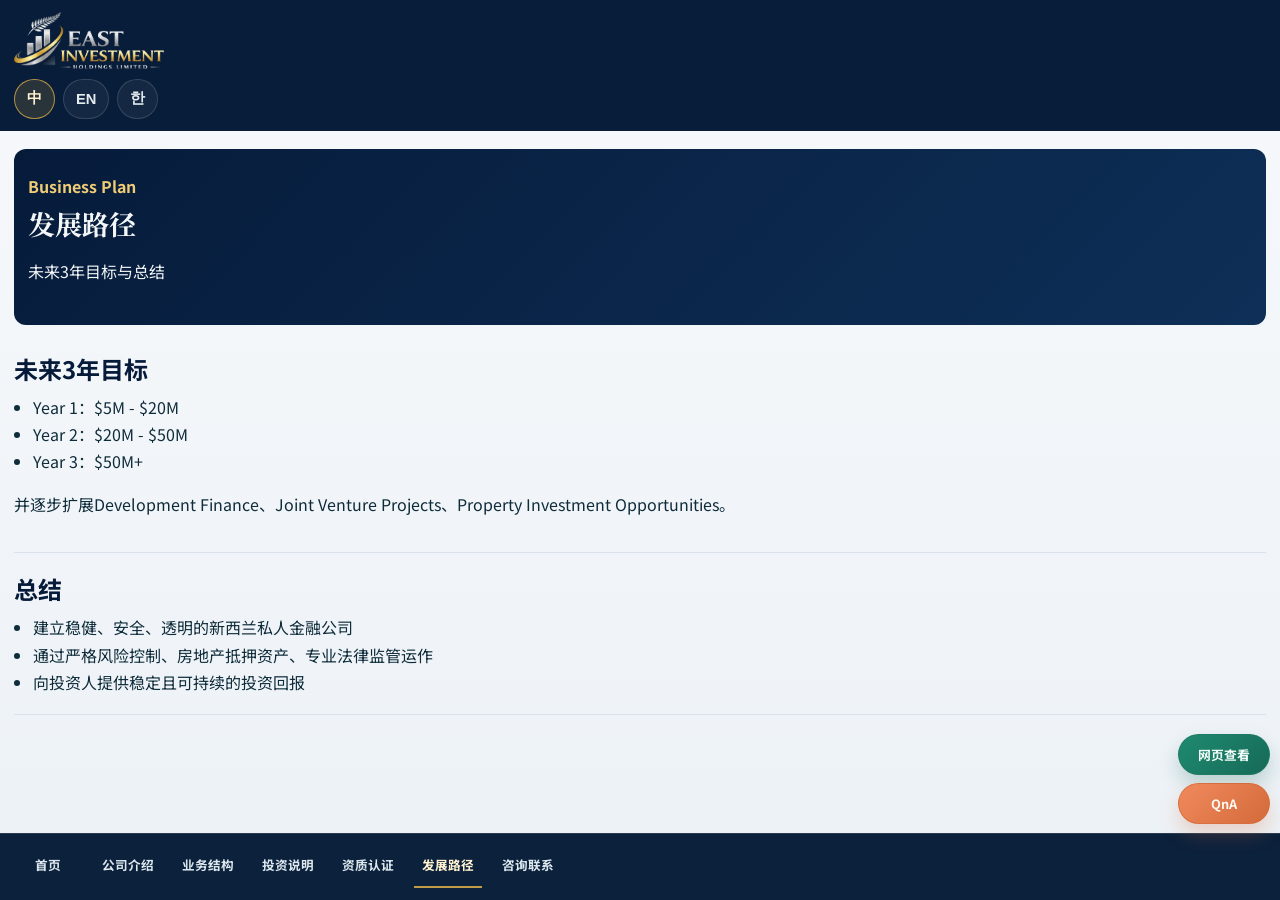
<file: m.roadmap.html>
﻿<!doctype html>
<html lang="zh-CN">
<head>
  <meta charset="UTF-8" />
  <meta name="viewport" content="width=device-width, initial-scale=1.0, maximum-scale=1.0" />
  <title>EAST Investment | Mobile Roadmap</title>
  <link rel="preconnect" href="https://fonts.googleapis.com" />
  <link rel="preconnect" href="https://fonts.gstatic.com" crossorigin />
  <link href="https://fonts.googleapis.com/css2?family=Noto+Sans+KR:wght@400;500;700&family=Noto+Sans+SC:wght@400;500;700&family=Noto+Serif+SC:wght@600;700&display=swap" rel="stylesheet" />
  <link rel="stylesheet" href="m.styles.css" />  <link rel="icon" type="image/svg+xml" href="assets/favicon.svg" />
</head>
<body data-page="roadmap">
  <header class="m-header">
    <img class="m-logo" src="assets/logo-cutout.png" alt="EAST Investment Holdings Limited logo" />
        <div class="m-header-actions">
      <button class="lang-btn" data-target="zh">中</button>
      <button class="lang-btn" data-target="en">EN</button>
      <button class="lang-btn" data-target="ko">한</button>
    </div>
  </header>
  <main class="m-main">
    <section class="m-hero"><p class="m-eyebrow" data-i18n="docTitle"></p><h1 data-i18n="road_title"></h1><p data-i18n="road_sub"></p></section>
    <section class="m-card"><h2 data-i18n="road_plan_title"></h2><ul><li data-i18n="road_1"></li><li data-i18n="road_2"></li><li data-i18n="road_3"></li></ul><p data-i18n="road_4"></p></section>
    <section class="m-card"><h2 data-i18n="conclusion_title"></h2><ul><li data-i18n="conclusion_1"></li><li data-i18n="conclusion_2"></li><li data-i18n="conclusion_3"></li></ul></section>
  </main>
    <nav class="m-nav">
    <a data-nav="home" href="m.index.html"></a>
    <a data-nav="company" href="m.company.html"></a>
    <a data-nav="business" href="m.business.html"></a>
    <a data-nav="investment" href="m.investment.html"></a>
    <a data-nav="certification" href="m.certification.html"></a>
    <a data-nav="roadmap" href="m.roadmap.html"></a>
    <a data-nav="qna" href="m.qna.html"></a>
  </nav>
  <script src="script.js"></script>
</body>
</html>
</file>
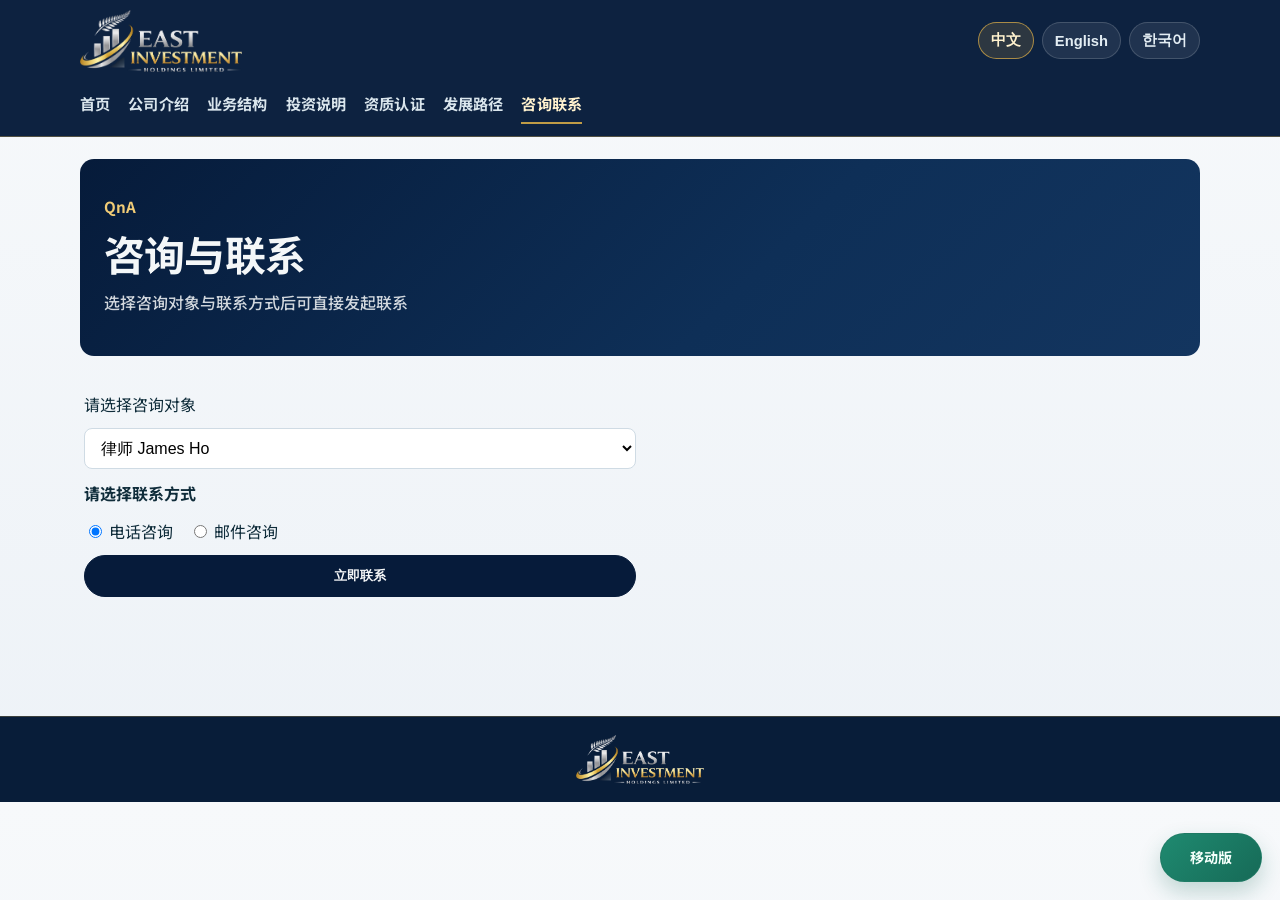
<file: qna.html>
﻿<!doctype html>
<html lang="zh-CN">
<head>
  <meta charset="UTF-8" />
  <meta name="viewport" content="width=device-width, initial-scale=1.0" />
  <title>East Investment Holdings Ltd | QnA</title>
  <link rel="preconnect" href="https://fonts.googleapis.com" />
  <link rel="preconnect" href="https://fonts.gstatic.com" crossorigin />
  <link href="https://fonts.googleapis.com/css2?family=Noto+Sans+KR:wght@400;500;700&family=Noto+Sans+SC:wght@400;500;700&family=Noto+Serif+SC:wght@600;700&display=swap" rel="stylesheet" />
  <link rel="stylesheet" href="styles.css" />  <link rel="icon" type="image/svg+xml" href="assets/favicon.svg" />
</head>
<body data-page="qna">
  <header class="site-header">
    <div class="header-row">
      <a class="brand" href="index.html"><img class="brand-logo" src="assets/logo-cutout.png" alt="EAST Investment Holdings Limited logo" /></a>
            <div class="lang-switch" role="group" aria-label="language switch">
        <button class="lang-btn" data-target="zh">中文</button>
        <button class="lang-btn" data-target="en">English</button>
        <button class="lang-btn" data-target="ko">한국어</button>
      </div>
    </div>
      <nav class="main-nav">
      <a data-nav="home" href="index.html"></a>
      <a data-nav="company" href="company.html"></a>
      <a data-nav="business" href="business.html"></a>
      <a data-nav="investment" href="investment.html"></a>
      <a data-nav="certification" href="certification.html"></a>
      <a data-nav="roadmap" href="roadmap.html"></a>
      <a data-nav="qna" href="qna.html"></a>
    </nav>  </header>

  <main>
    <section class="hero reveal">
      <p class="eyebrow">QnA</p>
      <h1 data-i18n="qna_title"></h1>
      <p class="sub" data-i18n="qna_sub"></p>
    </section>

    <section class="panel reveal qna-panel">
      <label for="qna-role" data-i18n="qna_role_label"></label>
      <select id="qna-role" class="qna-input">
        <option value="lawyer" data-i18n="qna_role_lawyer"></option>
        <option value="accountant" data-i18n="qna_role_accountant"></option>
        <option value="adviser" data-i18n="qna_role_adviser"></option>
        <option value="planner" data-i18n="qna_role_planner"></option>
      </select>

      <p class="qna-label" data-i18n="qna_method_label"></p>
      <div class="qna-methods">
        <label><input type="radio" name="qna-method" value="phone" checked /> <span data-i18n="qna_method_phone"></span></label>
        <label><input type="radio" name="qna-method" value="email" /> <span data-i18n="qna_method_email"></span></label>
      </div>

      <button id="qna-go" class="action-btn" type="button" data-i18n="qna_go"></button>
      <p id="qna-status" class="qna-status" aria-live="polite"></p>
    </section>
  </main>

  <footer class="site-footer">
    <div class="footer-bottom footer-only-logo"><img class="footer-logo" src="assets/logo-cutout.png" alt="EAST Investment Holdings Limited logo" /></div>
  </footer>

  <script src="script.js"></script>
</body>
</html>
</file>
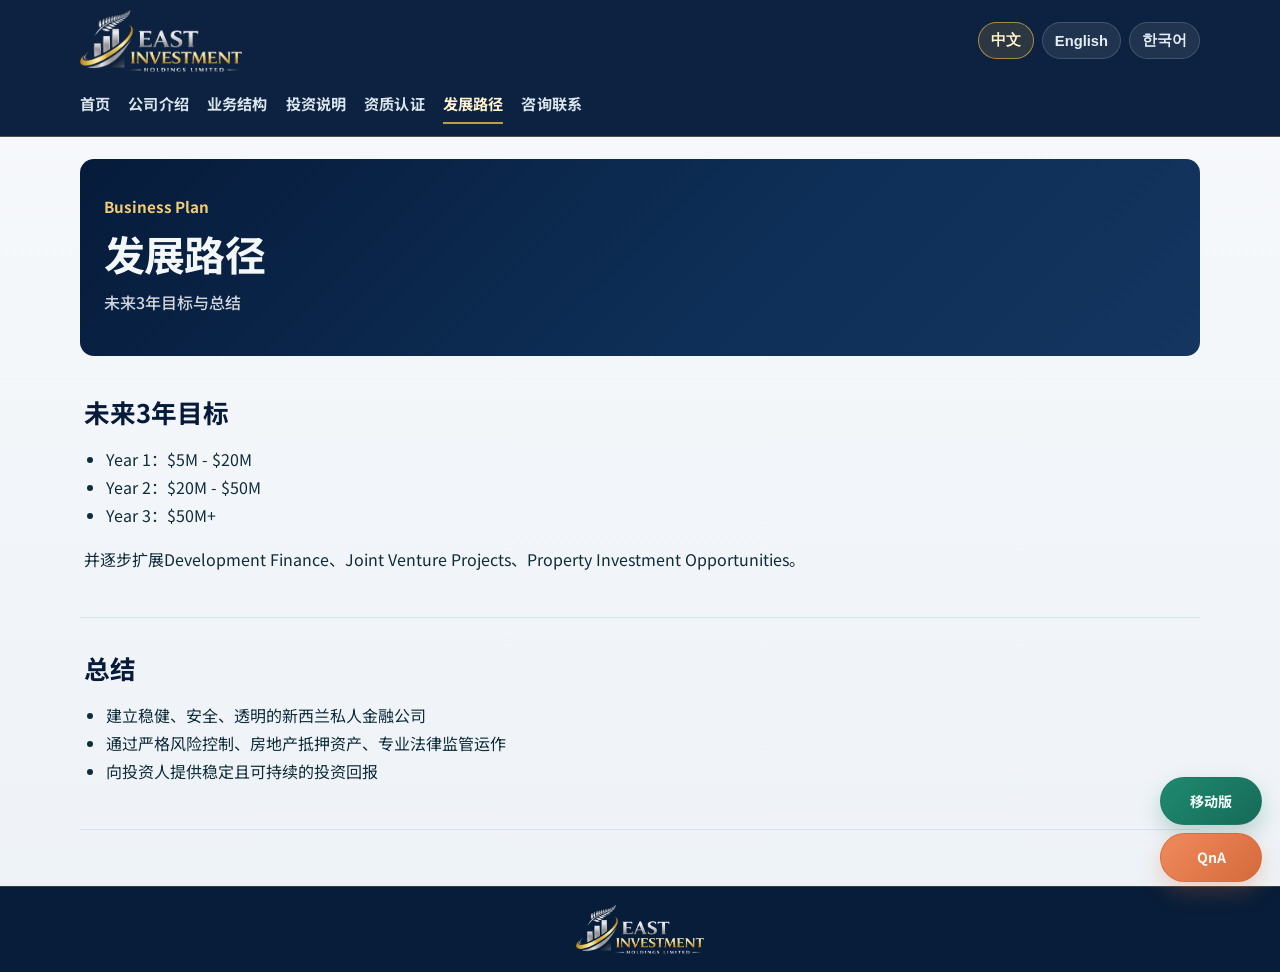
<file: roadmap.html>
﻿<!doctype html>
<html lang="zh-CN">
<head>
  <meta charset="UTF-8" />
  <meta name="viewport" content="width=device-width, initial-scale=1.0" />
  <title>East Investment Holdings Ltd | Roadmap</title>
  <link rel="preconnect" href="https://fonts.googleapis.com" />
  <link rel="preconnect" href="https://fonts.gstatic.com" crossorigin />
  <link href="https://fonts.googleapis.com/css2?family=Noto+Sans+KR:wght@400;500;700&family=Noto+Sans+SC:wght@400;500;700&family=Noto+Serif+SC:wght@600;700&display=swap" rel="stylesheet" />
  <link rel="stylesheet" href="styles.css" />  <link rel="icon" type="image/svg+xml" href="assets/favicon.svg" />
</head>
<body data-page="roadmap">
  <div class="bg-shape bg-shape-a" aria-hidden="true"></div>
  <div class="bg-shape bg-shape-b" aria-hidden="true"></div>
  <header class="site-header">
    <div class="header-row">
      <a class="brand" href="index.html"><img class="brand-logo" src="assets/logo-cutout.png" alt="EAST Investment Holdings Limited logo" /> <span>East Investment Holdings Ltd</span></a>
            <div class="lang-switch" role="group" aria-label="language switch">
        <button class="lang-btn" data-target="zh">中文</button>
        <button class="lang-btn" data-target="en">English</button>
        <button class="lang-btn" data-target="ko">한국어</button>
      </div>
    </div>
        <nav class="main-nav">
      <a data-nav="home" href="index.html"></a>
      <a data-nav="company" href="company.html"></a>
      <a data-nav="business" href="business.html"></a>
      <a data-nav="investment" href="investment.html"></a>
      <a data-nav="certification" href="certification.html"></a>
      <a data-nav="roadmap" href="roadmap.html"></a>
      <a data-nav="qna" href="qna.html"></a>
    </nav>
  </header>

  <main>
    <section class="hero reveal">
      <p class="eyebrow" data-i18n="docTitle"></p>
      <h1 data-i18n="road_title"></h1>
      <p class="sub" data-i18n="road_sub"></p>
    </section>

    <section class="panel reveal">
      <h2 data-i18n="road_plan_title"></h2>
      <ul>
        <li data-i18n="road_1"></li>
        <li data-i18n="road_2"></li>
        <li data-i18n="road_3"></li>
      </ul>
      <p data-i18n="road_4"></p>
    </section>

    <section class="panel reveal">
      <h2 data-i18n="conclusion_title"></h2>
      <ul>
        <li data-i18n="conclusion_1"></li>
        <li data-i18n="conclusion_2"></li>
        <li data-i18n="conclusion_3"></li>
      </ul>
      <p data-i18n="conclusion_4"></p>
      <p data-i18n="conclusion_5"></p>
    </section>
  </main>

  <footer class="site-footer">
    <div class="footer-bottom footer-only-logo"><img class="footer-logo" src="assets/logo-cutout.png" alt="EAST Investment Holdings Limited logo" /></div>
  </footer>

  <script src="script.js"></script>
</body>
</html>
</file>
<file: styles.css>
:root {
  --bg: #f2f5f8;
  --ink: #0f2c3a;
  --card: #ffffff;
  --line: #d9e2ea;
  --accent: #d2a63e;
  --accent-strong: #b8861f;
  --deep: #061b3a;
  --deep-soft: #0d2a4a;
  --footer: #081d39;
}

* {
  box-sizing: border-box;
}

body {
  margin: 0;
  font-family: "Noto Sans SC", "Noto Sans KR", sans-serif;
  color: var(--ink);
  background: linear-gradient(180deg, #f7f9fb 0%, #edf2f7 100%);
  line-height: 1.75;
}

.bg-shape {
  display: none;
}

.site-header {
  position: sticky;
  top: 0;
  z-index: 60;
  backdrop-filter: blur(10px);
  background: rgba(6, 27, 58, 0.97);
  border-bottom: 1px solid rgba(212, 169, 72, 0.35);
  padding: 10px 20px 12px;
}

.header-row {
  max-width: 1120px;
  margin: 0 auto;
  display: flex;
  justify-content: space-between;
  align-items: center;
  gap: 12px;
}

.brand {
  text-decoration: none;
  color: #fff4de;
  font-size: 1rem;
  font-weight: 700;
  display: inline-flex;
  align-items: center;
  gap: 0;
}

.brand-logo {
  width: 162px;
  height: auto;
  flex-shrink: 0;
}

.brand span {
  display: none;
}

.main-nav {
  max-width: 1120px;
  margin: 12px auto 0;
  display: flex;
  flex-wrap: wrap;
  gap: 18px;
  align-items: center;
}

.main-nav a {
  text-decoration: none;
  color: #d9e5ec;
  border: 0;
  background: transparent;
  border-radius: 0;
  padding: 6px 0;
  font-size: 0.95rem;
  font-weight: 700;
  letter-spacing: 0.01em;
  border-bottom: 2px solid transparent;
  transition: color 0.2s ease, border-color 0.2s ease, transform 0.2s ease;
}

.main-nav a:hover {
  color: #fff2ce;
  border-bottom-color: rgba(212, 169, 72, 0.48);
  transform: translateY(-1px);
}

.main-nav a.active {
  color: #fff2ce;
  border-bottom-color: rgba(212, 169, 72, 0.9);
}

.main-nav a:focus-visible,
.lang-btn:focus-visible,
.action-btn:focus-visible,
.floating-btn:focus-visible {
  outline: 2px solid rgba(212, 169, 72, 0.95);
  outline-offset: 2px;
}

.lang-switch {
  display: flex;
  gap: 8px;
}

.lang-btn {
  border: 1px solid rgba(255, 255, 255, 0.16);
  background: rgba(255, 255, 255, 0.08);
  color: #e3edf3;
  border-radius: 999px;
  padding: 8px 12px;
  font-size: 0.92rem;
  font-weight: 700;
  cursor: pointer;
}

.lang-btn.active {
  background: rgba(212, 169, 72, 0.16);
  border-color: rgba(212, 169, 72, 0.75);
  color: #fff2ce;
}

main {
  width: min(1120px, 94vw);
  margin: 10px auto 56px;
  display: grid;
  gap: 0;
}

.hero-actions {
  display: flex;
  gap: 10px;
  flex-wrap: wrap;
  margin-top: 18px;
}

.action-btn {
  text-decoration: none;
  display: inline-flex;
  align-items: center;
  justify-content: center;
  border-radius: 999px;
  padding: 11px 18px;
  font-weight: 700;
  background: var(--deep);
  color: #f5f7f8;
  border: 1px solid var(--deep);
}

.action-btn.secondary {
  background: #ffffff;
  color: var(--deep);
  border: 1px solid #cfdbe4;
}

.hero,
.panel {
  background: transparent;
  border: 0;
  border-radius: 0;
  padding: 28px 4px;
  box-shadow: none;
  border-bottom: 1px solid var(--line);
}

.hero {
  background: linear-gradient(135deg, #061b3a 0%, #0e2f57 60%, #13355f 100%);
  color: #f4f7f8;
  border-bottom: 0;
  margin: 12px 0 6px;
  padding: 34px 24px;
  border-radius: 14px;
}

.metrics {
  display: grid;
  grid-template-columns: repeat(4, minmax(0, 1fr));
  gap: 12px;
  padding: 18px 0 22px;
  border-bottom: 1px solid var(--line);
}

.metrics article {
  background: transparent;
  border: 0;
  border-left: 1px solid #d8e1e8;
  border-radius: 0;
  padding: 4px 14px;
}

.metrics article:first-child {
  border-left: 0;
  padding-left: 0;
}

.metrics h3 {
  margin: 0;
  color: #5b7484;
  font-size: 0.95rem;
}

.metrics p {
  margin: 8px 0 0;
  font-size: 1.18rem;
  font-weight: 700;
  color: var(--deep);
}

.eyebrow {
  margin: 0;
  color: #f1cc76;
  font-size: 0.95rem;
  font-weight: 700;
}

h1 {
  margin: 8px 0 10px;
  font-size: clamp(1.8rem, 3.2vw, 2.8rem);
  line-height: 1.24;
  letter-spacing: -0.02em;
}

h2 {
  margin: 0 0 10px;
  font-size: clamp(1.25rem, 2vw, 1.7rem);
  color: var(--deep);
}

h3 {
  margin: 14px 0 6px;
  font-size: 1.2rem;
}

h4 {
  margin: 0 0 8px;
  font-size: 1.07rem;
}

p,
li {
  font-size: 1rem;
}

.sub {
  margin: 6px 0;
  font-weight: 500;
  color: rgba(244, 247, 248, 0.85);
}

ul,
ol {
  margin: 8px 0 0;
  padding-left: 1.35rem;
}

.image-grid {
  display: grid;
  gap: 14px;
  grid-template-columns: repeat(2, minmax(0, 1fr));
}

.feature-split {
  display: grid;
  grid-template-columns: 1fr 1fr;
  gap: 16px;
  align-items: stretch;
  padding: 22px 0;
  border-bottom: 1px solid var(--line);
}

.compact-panel {
  height: 100%;
  border-bottom: 0;
  padding: 0;
}

.showcase-card {
  background: transparent;
  border: 0;
  border-radius: 0;
  padding: 0;
  box-shadow: none;
}

.showcase-card img {
  width: 100%;
  height: auto;
  object-fit: contain;
  border-radius: 10px;
  display: block;
}

.showcase-card.tall img {
  max-height: 820px;
  margin: 0 auto;
}

.source-doc-image {
  width: 100%;
  height: auto;
  object-fit: contain;
  display: block;
  border-radius: 10px;
}

.cert-gallery {
  display: grid;
  gap: 20px;
  padding: 22px 0;
  border-bottom: 1px solid var(--line);
}

.image-grid img {
  width: 100%;
  border-radius: 16px;
  border: 1px solid #d9be87;
  object-fit: cover;
  min-height: 220px;
  box-shadow: 0 8px 20px rgba(12, 39, 52, 0.18);
}

.quick-links {
  display: grid;
  gap: 10px;
  grid-template-columns: repeat(4, minmax(0, 1fr));
  padding: 22px 0 8px;
}

.quick-links a {
  text-decoration: none;
  text-align: center;
  font-weight: 700;
  color: var(--deep);
  border: 1px solid #d5dee6;
  background: transparent;
  border-radius: 999px;
  padding: 10px 12px;
}

.site-footer {
  border-top: 1px solid rgba(212, 169, 72, 0.25);
  background: #081d39;
  padding: 18px 0;
  color: #d7e2e8;
}

.footer-bottom {
  width: min(1120px, 94vw);
  margin: 0 auto;
  display: flex;
  align-items: center;
  justify-content: center;
}

.footer-only-logo {
  border-top: 0;
  padding-top: 0;
}

.footer-logo {
  width: 128px;
  height: auto;
  border-radius: 8px;
}

.floating-actions {
  position: fixed;
  right: 18px;
  bottom: 18px;
  z-index: 120;
  display: grid;
  gap: 8px;
}

.floating-btn {
  text-decoration: none;
  padding: 11px 15px;
  border-radius: 999px;
  background: linear-gradient(135deg, #1f8a70 0%, #166a57 100%);
  color: #f4fffb;
  border: 1px solid rgba(32, 122, 101, 0.72);
  font-size: 0.88rem;
  font-weight: 700;
  text-align: center;
  min-width: 102px;
  box-shadow: 0 10px 22px rgba(22, 106, 87, 0.24);
}

.floating-btn-qna {
  background: linear-gradient(135deg, #f08a5d 0%, #d46a3a 100%);
  color: #fff8f3;
  border-color: rgba(212, 106, 58, 0.75);
  box-shadow: 0 10px 22px rgba(212, 106, 58, 0.25);
}

.qna-panel {
  display: grid;
  gap: 10px;
  max-width: 560px;
  border-bottom: 0;
}

.qna-input {
  padding: 10px 12px;
  border: 1px solid #cfdbe4;
  border-radius: 8px;
  background: #fff;
  font-size: 1rem;
}

.qna-label {
  margin: 0;
  font-weight: 700;
}

.qna-methods {
  display: flex;
  gap: 16px;
  flex-wrap: wrap;
}

.qna-status {
  min-height: 1.5em;
  margin: 2px 0 0;
  color: #56717f;
  font-size: 0.95rem;
}

.qna-status.is-error {
  color: #9d3b2f;
}

.qna-status.is-success {
  color: #1f6a49;
}

.reveal {
  opacity: 0;
  transform: translateY(16px);
  animation: rise 0.55s ease forwards;
}

.reveal:nth-child(2) { animation-delay: 0.05s; }
.reveal:nth-child(3) { animation-delay: 0.1s; }
.reveal:nth-child(4) { animation-delay: 0.15s; }
.reveal:nth-child(5) { animation-delay: 0.2s; }

@keyframes rise {
  to {
    opacity: 1;
    transform: translateY(0);
  }
}

@media (max-width: 980px) {
  .metrics {
    grid-template-columns: repeat(2, minmax(0, 1fr));
  }

  .metrics article:nth-child(3) {
    border-left: 0;
    padding-left: 0;
  }

  .quick-links {
    grid-template-columns: repeat(2, minmax(0, 1fr));
  }

  .feature-split {
    grid-template-columns: 1fr;
  }

}

@media (max-width: 760px) {
  .site-header {
    padding: 12px;
  }

  .header-row {
    flex-direction: column;
    align-items: flex-start;
  }

  .brand {
    font-size: 0.95rem;
  }

  .brand-logo {
    width: 140px;
  }

  .main-nav {
    display: grid;
    grid-template-columns: repeat(4, minmax(0, 1fr));
    gap: 8px 12px;
  }

  .main-nav a {
    text-align: center;
    font-size: 0.92rem;
  }

  .image-grid,
  .metrics,
  .quick-links,
  .feature-split {
    grid-template-columns: 1fr;
  }

  .hero,
  .panel {
    padding: 20px 0;
  }

  .hero {
    padding: 26px 16px;
    border-radius: 12px;
  }

  p,
  li,
  .lang-btn,
  .main-nav a {
    font-size: 1rem;
  }
}
</file>
<file: m.styles.css>
:root {
  --bg: #f2f5f8;
  --ink: #0f2c3a;
  --card: #ffffff;
  --line: #d9e2ea;
  --accent: #d2a63e;
  --deep: #061b3a;
}

* {
  box-sizing: border-box;
}

body {
  margin: 0;
  font-family: "Noto Sans SC", "Noto Sans KR", sans-serif;
  background: linear-gradient(180deg, #f7f9fb, #edf2f7);
  color: var(--ink);
}

.m-header {
  position: sticky;
  top: 0;
  z-index: 30;
  display: flex;
  flex-direction: column;
  gap: 10px;
  padding: 12px 14px;
  background: #081d39;
}

.m-logo {
  width: 150px;
  height: auto;
  border-radius: 8px;
}

.m-header-actions {
  display: flex;
  gap: 8px;
  align-items: center;
  flex-wrap: wrap;
}

.lang-btn,
.web-btn {
  text-decoration: none;
  border: 1px solid rgba(255, 255, 255, 0.14);
  background: rgba(255, 255, 255, 0.05);
  color: #e6edf1;
  border-radius: 999px;
  padding: 8px 12px;
  font-size: 0.92rem;
  font-weight: 700;
  min-height: 40px;
}

.lang-btn.active {
  background: rgba(212, 169, 72, 0.16);
  border-color: rgba(212, 169, 72, 0.8);
  color: #fff2ce;
}

.m-main {
  padding: 8px 14px calc(120px + env(safe-area-inset-bottom));
  display: grid;
  gap: 0;
}

.m-hero,
.m-card,
.m-grid article {
  background: transparent;
  border: 0;
  border-radius: 0;
  padding: 18px 0;
  box-shadow: none;
  border-bottom: 1px solid var(--line);
}

.m-hero {
  background: linear-gradient(135deg, #061b3a 0%, #0e2f57 100%);
  color: #f4f7f8;
  border-bottom: 0;
  margin: 10px 0 8px;
  padding: 24px 14px;
  border-radius: 12px;
}

.m-eyebrow {
  margin: 0 0 6px;
  color: #f1cc76;
  font-weight: 700;
}

.m-hero h1 {
  margin: 0 0 8px;
  font-family: "Noto Serif SC", serif;
  font-size: 1.7rem;
  line-height: 1.3;
}

.m-card h2,
.m-grid h3 {
  margin: 0 0 8px;
  color: var(--deep);
}

.m-card p,
.m-card li,
.m-hero p,
.m-grid p {
  font-size: 1rem;
  line-height: 1.7;
}

.m-grid {
  display: grid;
  grid-template-columns: 1fr 1fr;
  gap: 0;
  padding: 8px 0;
  border-bottom: 1px solid var(--line);
}

.m-grid article p {
  margin: 0;
  font-size: 1.08rem;
  font-weight: 700;
  color: var(--deep);
}

.m-grid article {
  border-bottom: 0;
  border-left: 1px solid #d8e1e8;
  padding: 6px 10px;
}

.m-grid article:first-child,
.m-grid article:nth-child(3) {
  border-left: 0;
  padding-left: 0;
}

.m-image {
  width: 100%;
  display: block;
  border-radius: 10px;
  height: auto;
  object-fit: contain;
}

.m-nav {
  position: fixed;
  left: 0;
  right: 0;
  bottom: 0;
  display: flex;
  gap: 12px;
  padding: 10px 14px calc(12px + env(safe-area-inset-bottom));
  background: rgba(8, 29, 57, 0.98);
  border-top: 1px solid rgba(255, 255, 255, 0.12);
  overflow-x: auto;
  -webkit-overflow-scrolling: touch;
  scrollbar-width: none;
}

.m-nav::-webkit-scrollbar {
  display: none;
}

.m-nav a {
  text-decoration: none;
  text-align: center;
  color: #dce8ee;
  border: 0;
  border-bottom: 2px solid transparent;
  border-radius: 0;
  padding: 9px 2px;
  font-size: 0.79rem;
  font-weight: 700;
  line-height: 1.2;
  white-space: nowrap;
  flex: 0 0 auto;
  min-width: 68px;
  min-height: 44px;
  display: inline-flex;
  align-items: center;
  justify-content: center;
}

.m-nav a.active {
  background: transparent;
  border-color: rgba(212, 169, 72, 0.9);
  color: #fff2ce;
}

.floating-actions {
  position: fixed;
  right: 10px;
  bottom: 76px;
  z-index: 140;
  display: grid;
  gap: 8px;
}

.floating-btn {
  text-decoration: none;
  padding: 10px 13px;
  border-radius: 999px;
  background: linear-gradient(135deg, #1f8a70 0%, #166a57 100%);
  color: #f4fffb;
  border: 1px solid rgba(32, 122, 101, 0.72);
  font-size: 0.8rem;
  font-weight: 700;
  text-align: center;
  min-width: 92px;
  box-shadow: 0 10px 20px rgba(22, 106, 87, 0.24);
}

.m-nav a:focus-visible,
.lang-btn:focus-visible,
.floating-btn:focus-visible {
  outline: 2px solid rgba(212, 169, 72, 0.95);
  outline-offset: 2px;
}

@media (max-width: 420px) {
  .m-main {
    padding-left: 12px;
    padding-right: 12px;
  }

  .m-nav {
    gap: 10px;
    padding-left: 12px;
    padding-right: 12px;
  }

  .m-nav a {
    font-size: 0.75rem;
    min-width: 62px;
  }
}

.floating-btn-qna {
  background: linear-gradient(135deg, #f08a5d 0%, #d46a3a 100%);
  color: #fff8f3;
  border-color: rgba(212, 106, 58, 0.75);
  box-shadow: 0 10px 20px rgba(212, 106, 58, 0.25);
}

.qna-panel {
  display: grid;
  gap: 10px;
  border-bottom: 0;
}

.qna-input {
  padding: 10px 12px;
  border: 1px solid #cfdbe4;
  border-radius: 8px;
  background: #fff;
  font-size: 0.95rem;
}

.qna-label {
  margin: 0;
  font-weight: 700;
}

.qna-methods {
  display: flex;
  gap: 14px;
  flex-wrap: wrap;
}

.qna-status {
  min-height: 1.4em;
  margin: 2px 0 0;
  color: #56717f;
  font-size: 0.9rem;
}

.qna-status.is-error {
  color: #9d3b2f;
}

.qna-status.is-success {
  color: #1f6a49;
}

ul,
ol {
  margin: 8px 0 0;
  padding-left: 1.2rem;
}
</file>
